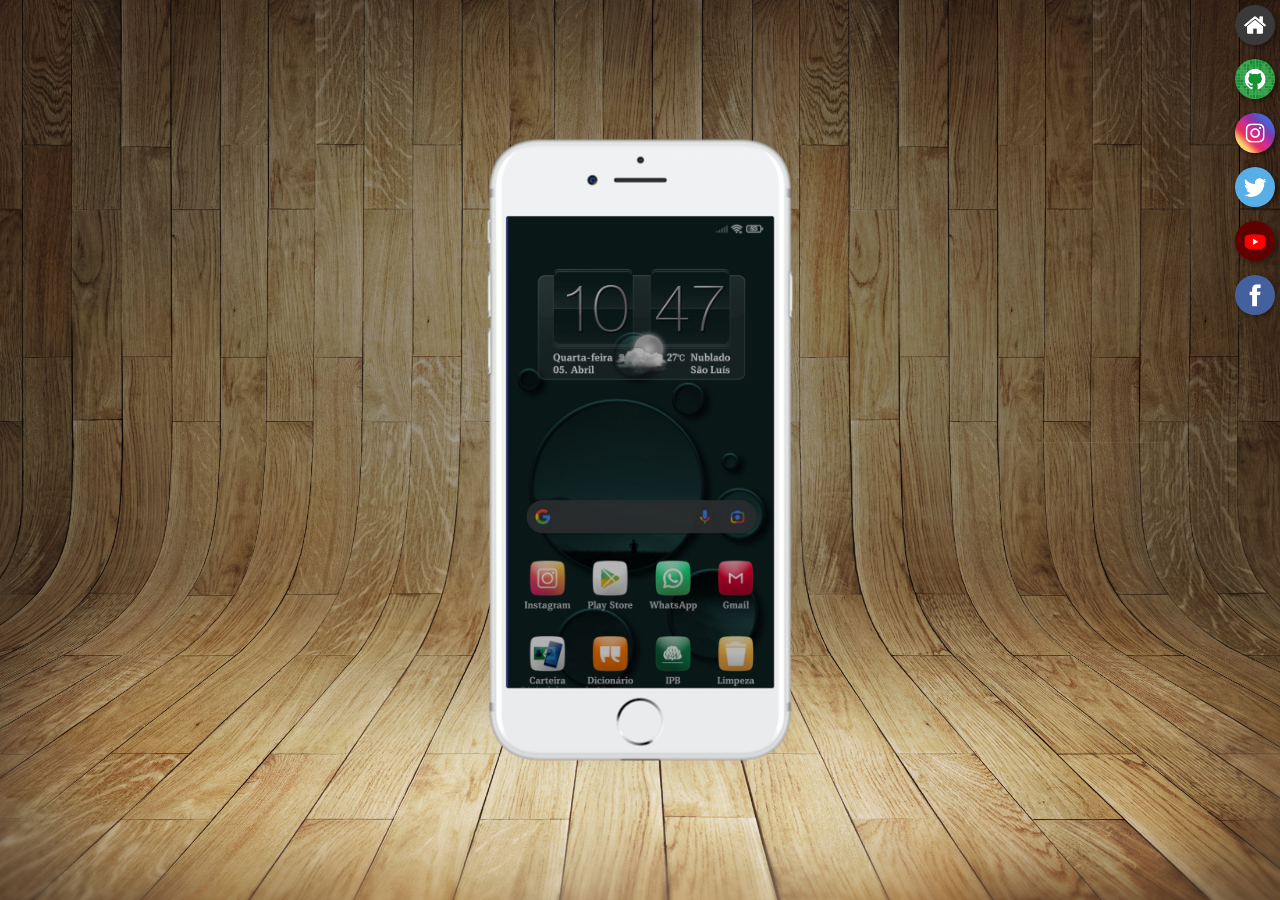
<file: index.html>
<!DOCTYPE html>
<html lang="pt-br">
<head>
    <meta charset="UTF-8">
    <meta http-equiv="X-UA-Compatible" content="IE=edge">
    <meta name="viewport" content="width=device-width, initial-scale=1.0">
    <link rel="shortcut icon" href="favicon.ico" type="image/x-icon">
    <link rel="stylesheet" href="stilos/style.css">
    <title>Projeto redes sociais</title>
</head>
<body>
    <main>
        <section id="telefone">
            <iframe src="home.html" name="tela" id="tela" frameborder="0">
                Seu navegador não é compatível com isso.
            </iframe>
        </section>
        <section id="redes-sociais">
            <a href="home.html" target="tela"><img src="imagens/logo-home.jpg" alt="home"></a><br>

            <a href="github.html" target="tela"><img src="imagens/logo-github.jpg" alt="github"></a><br>

            <a href="instagram.html" target="tela"><img src="imagens/logo-instagram.jpg" alt="instagram"></a><br>

            <a href="#" target="tela"><img src="imagens/logo-twitter.jpg" alt="twiter"></a><br>

            <a href="#" target="tela"><img src="imagens/logo-youtube.jpg" alt="YouTuber"></a><br>

            <a href="#" target="tela"><img src="imagens/logo-facebook.jpg" alt="Facebook"></a>
        </section>
    </main>
</body>
</html>
</file>
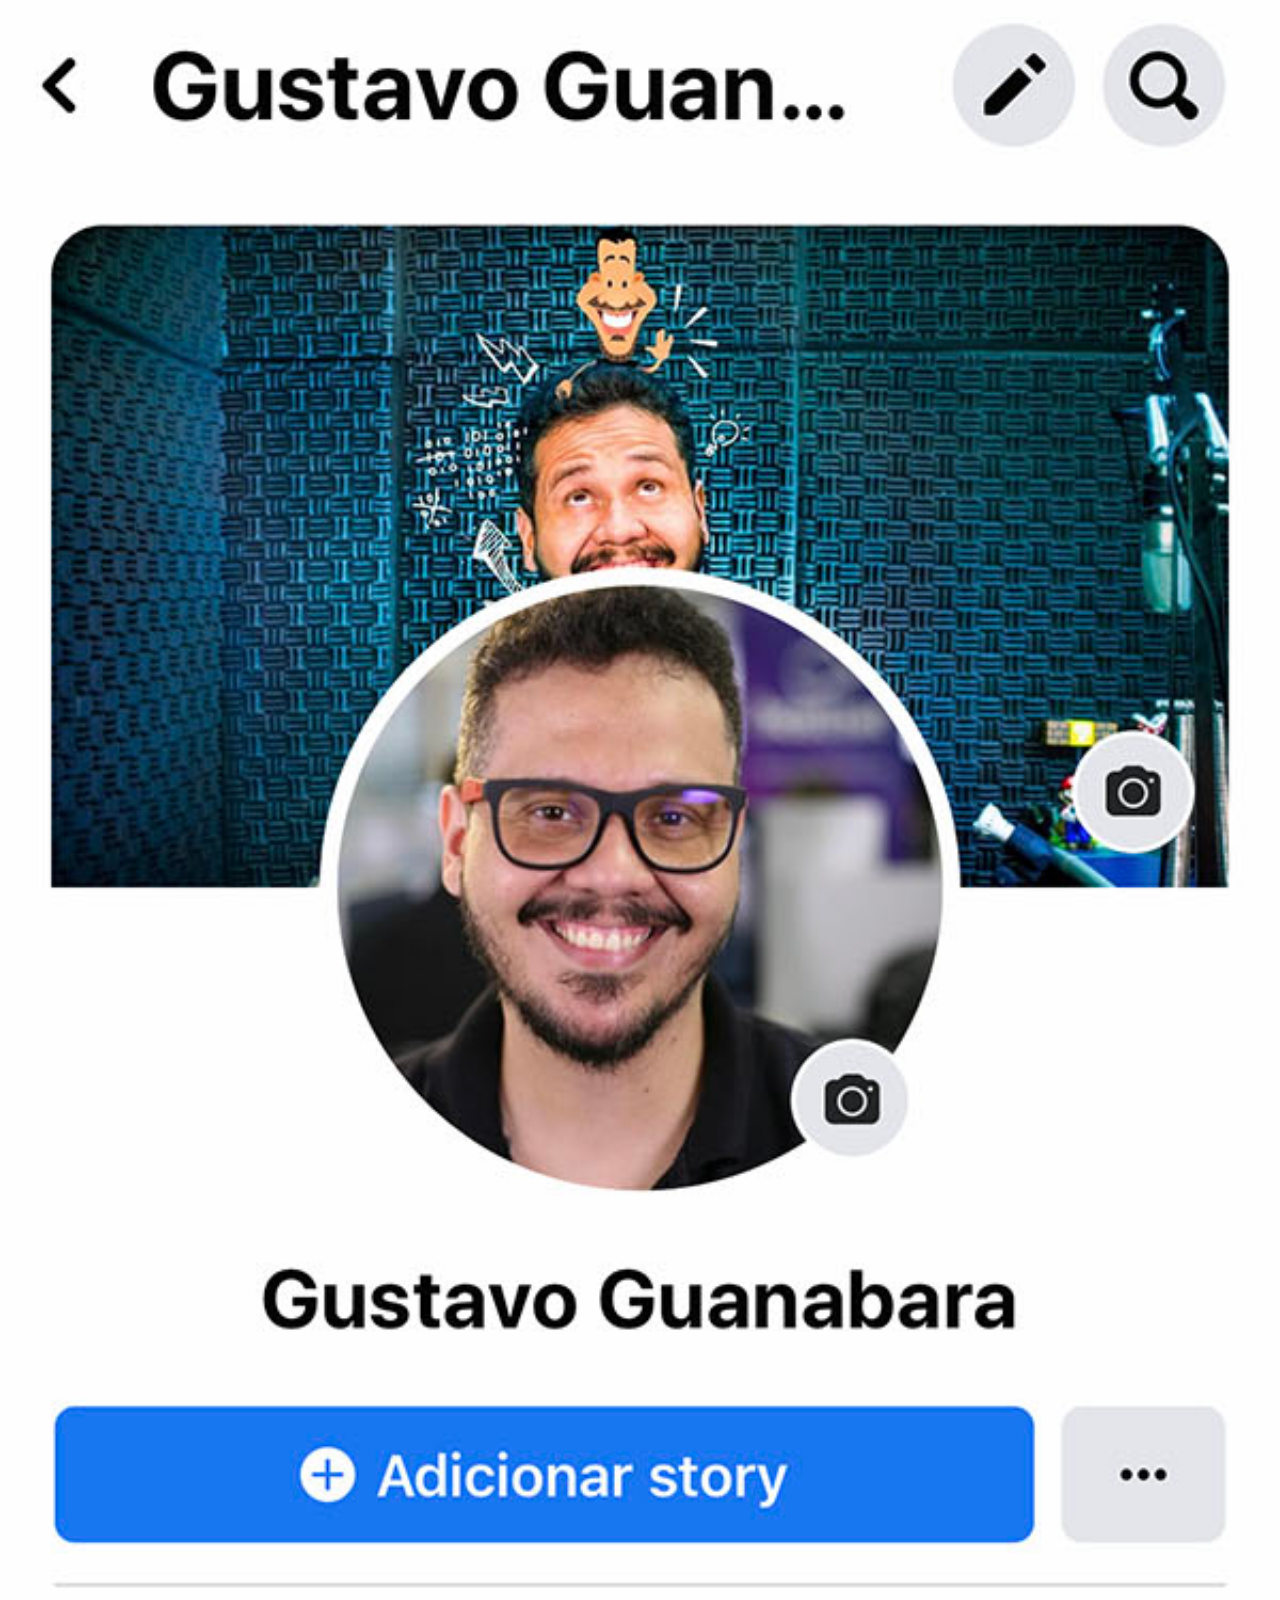
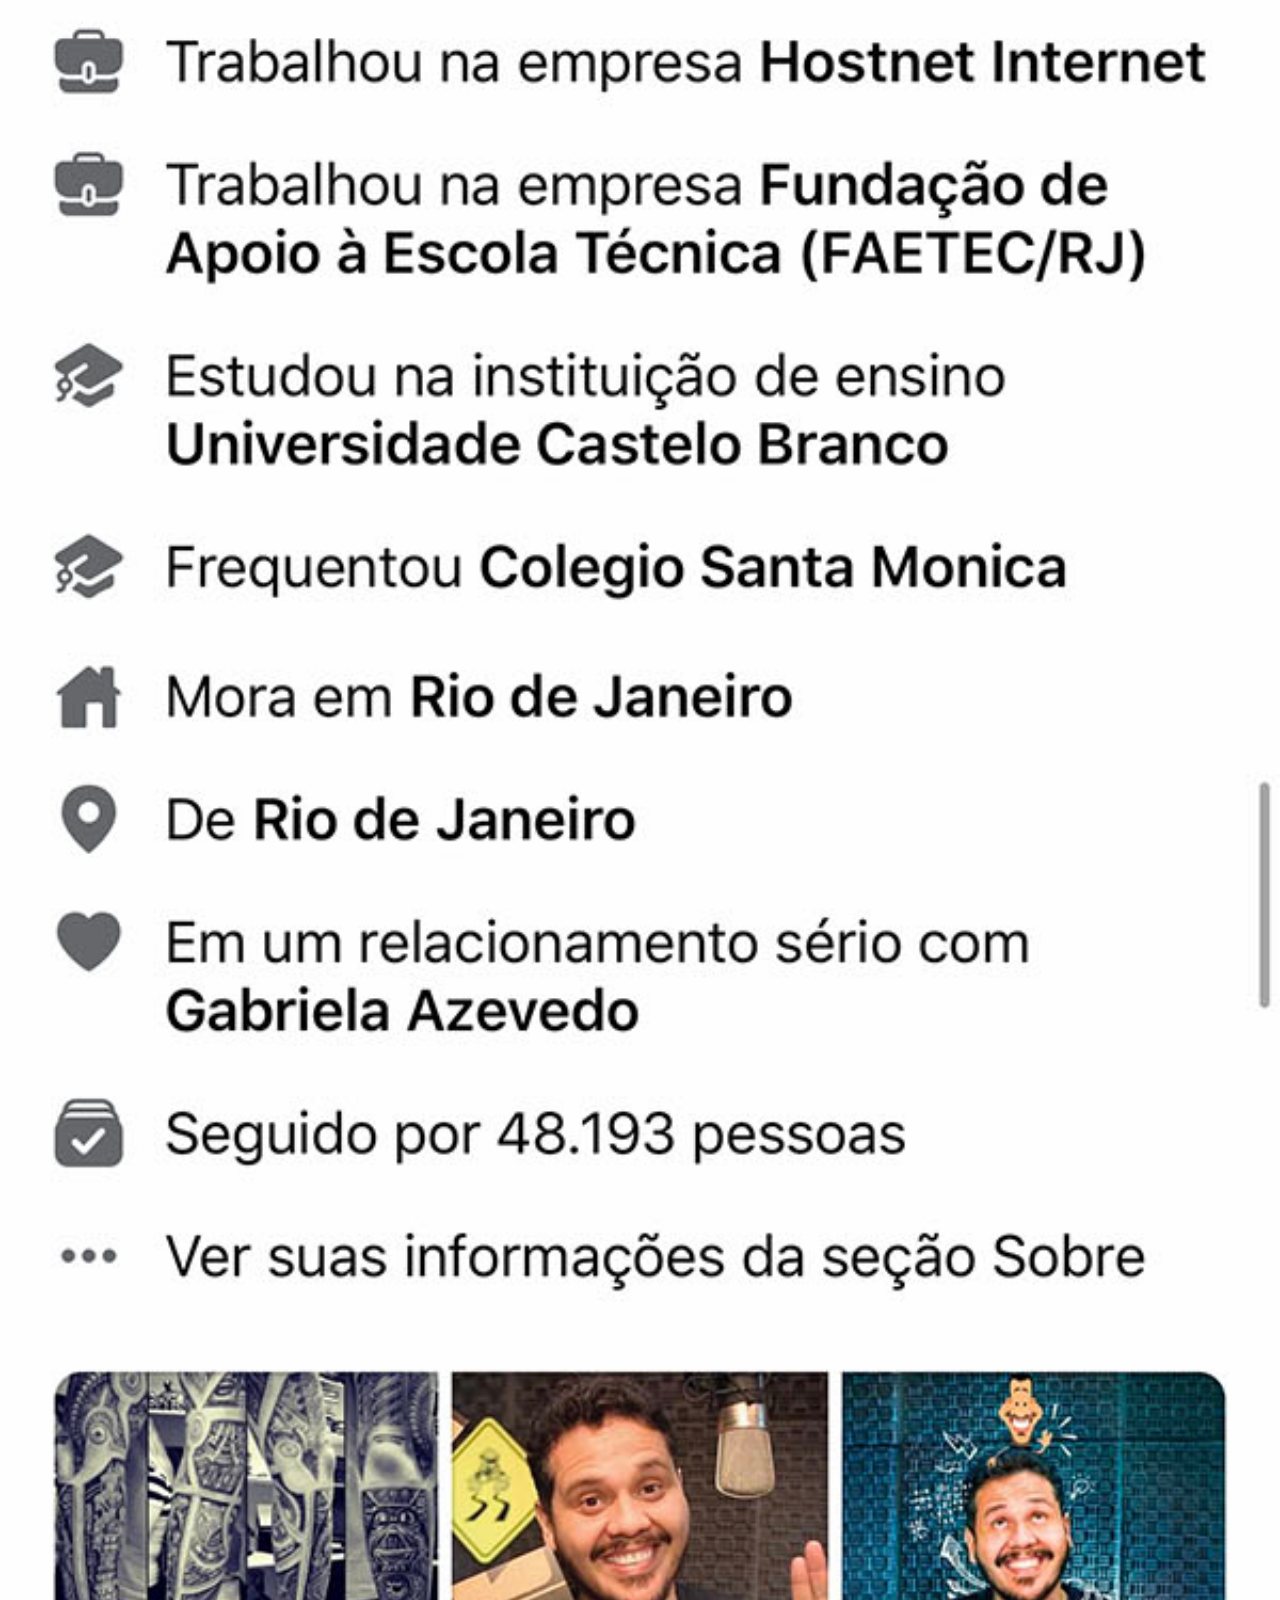
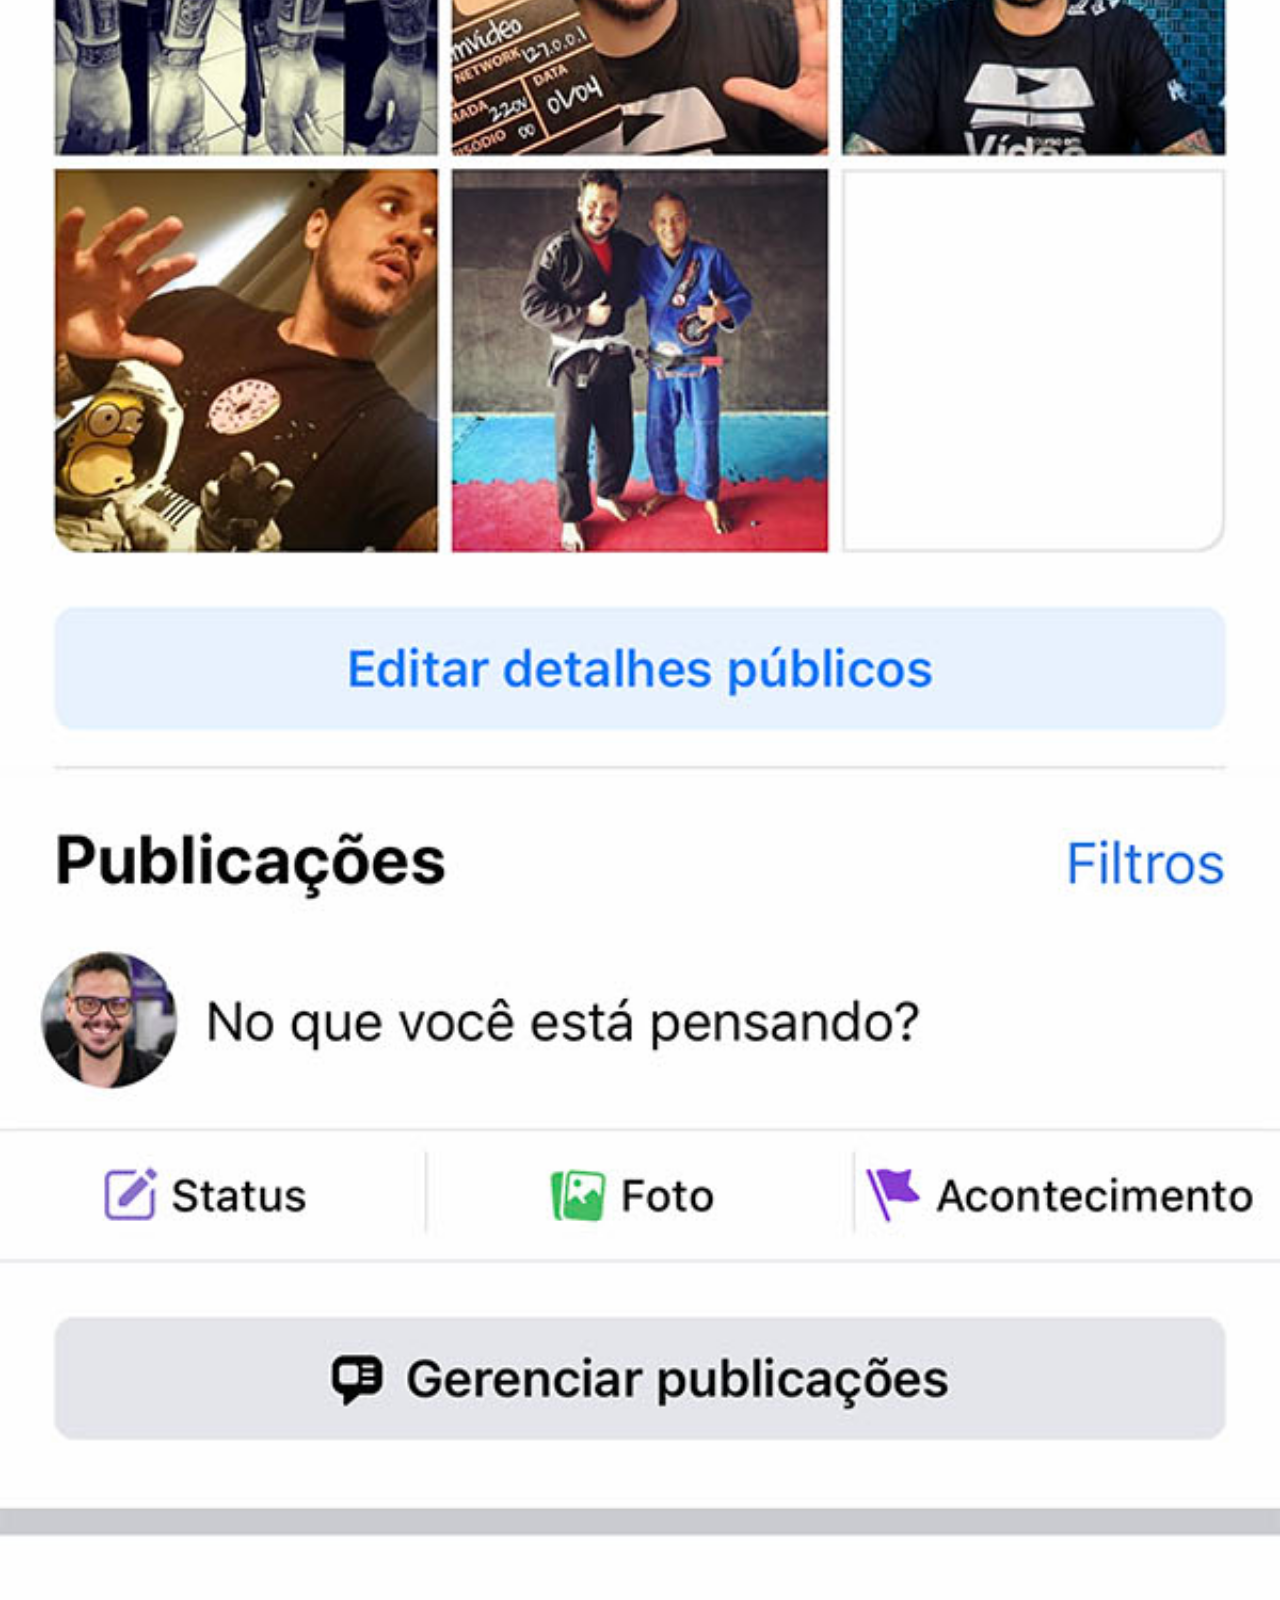
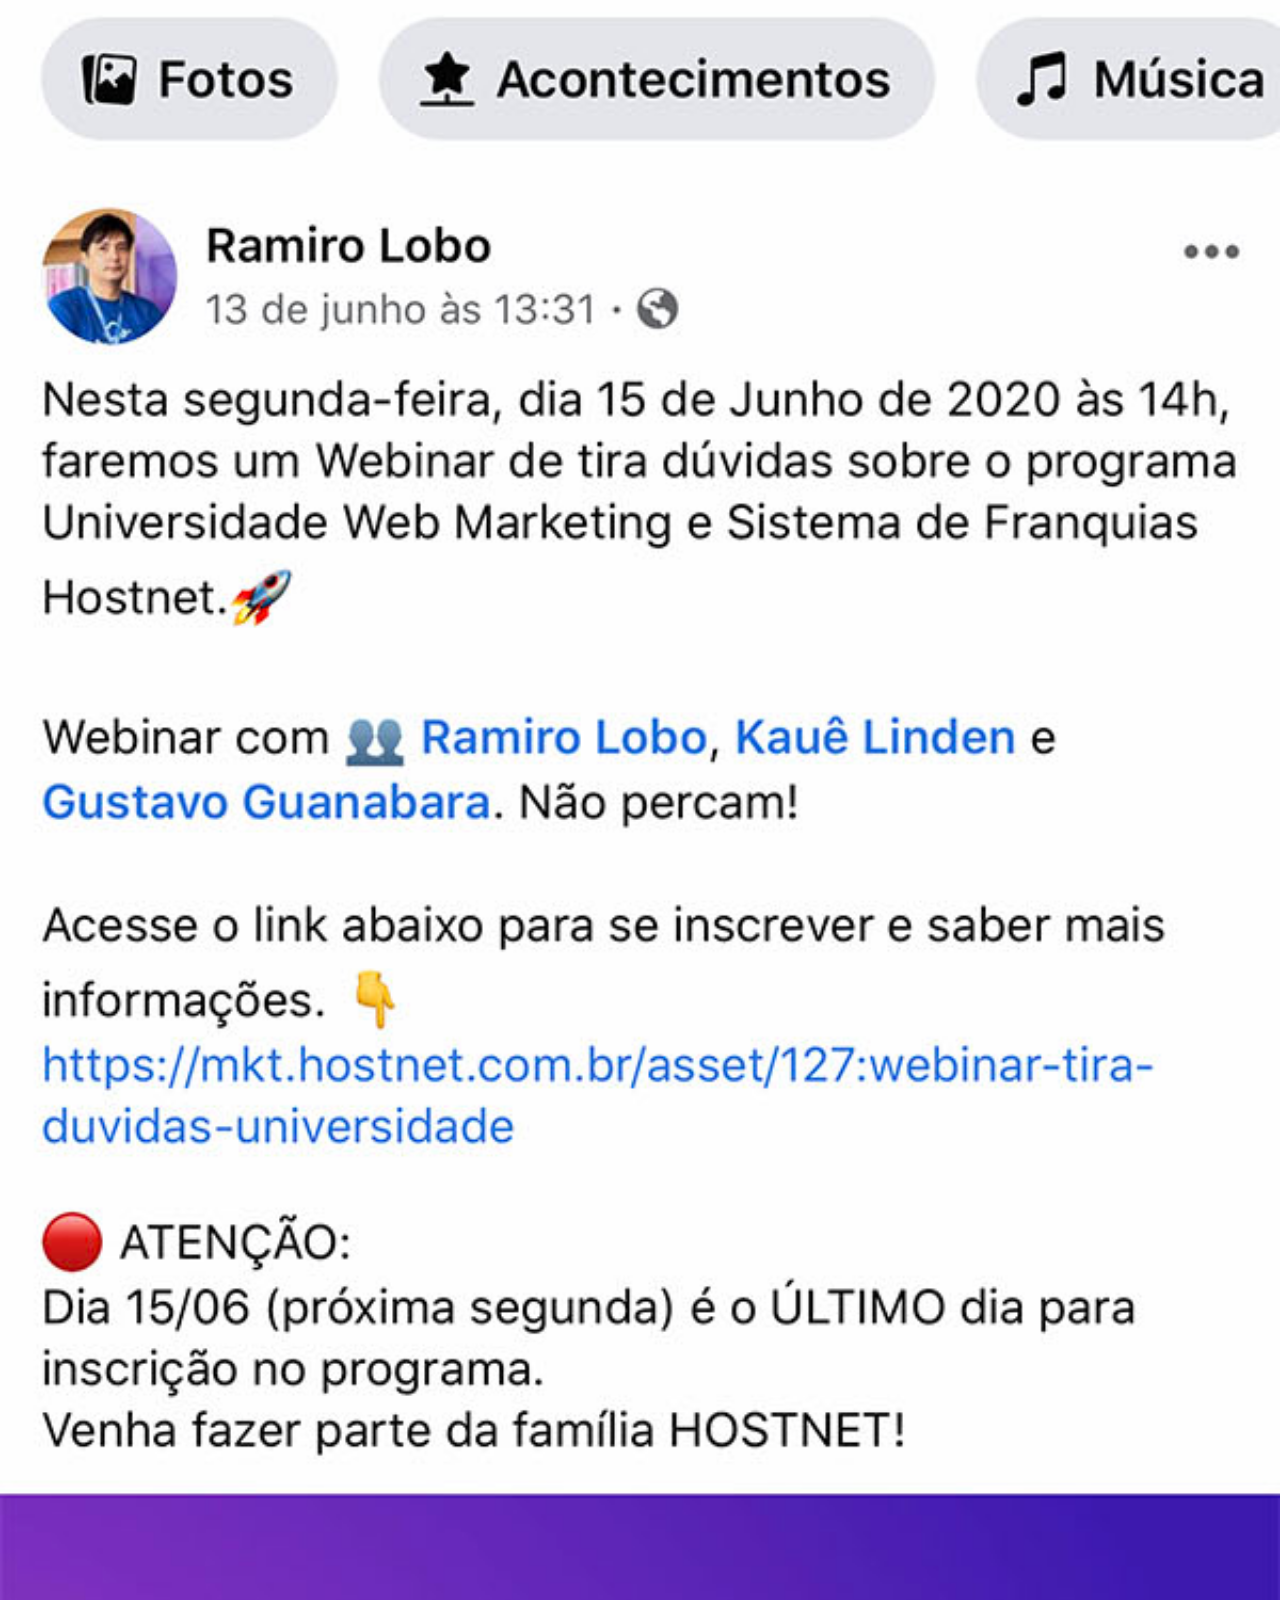
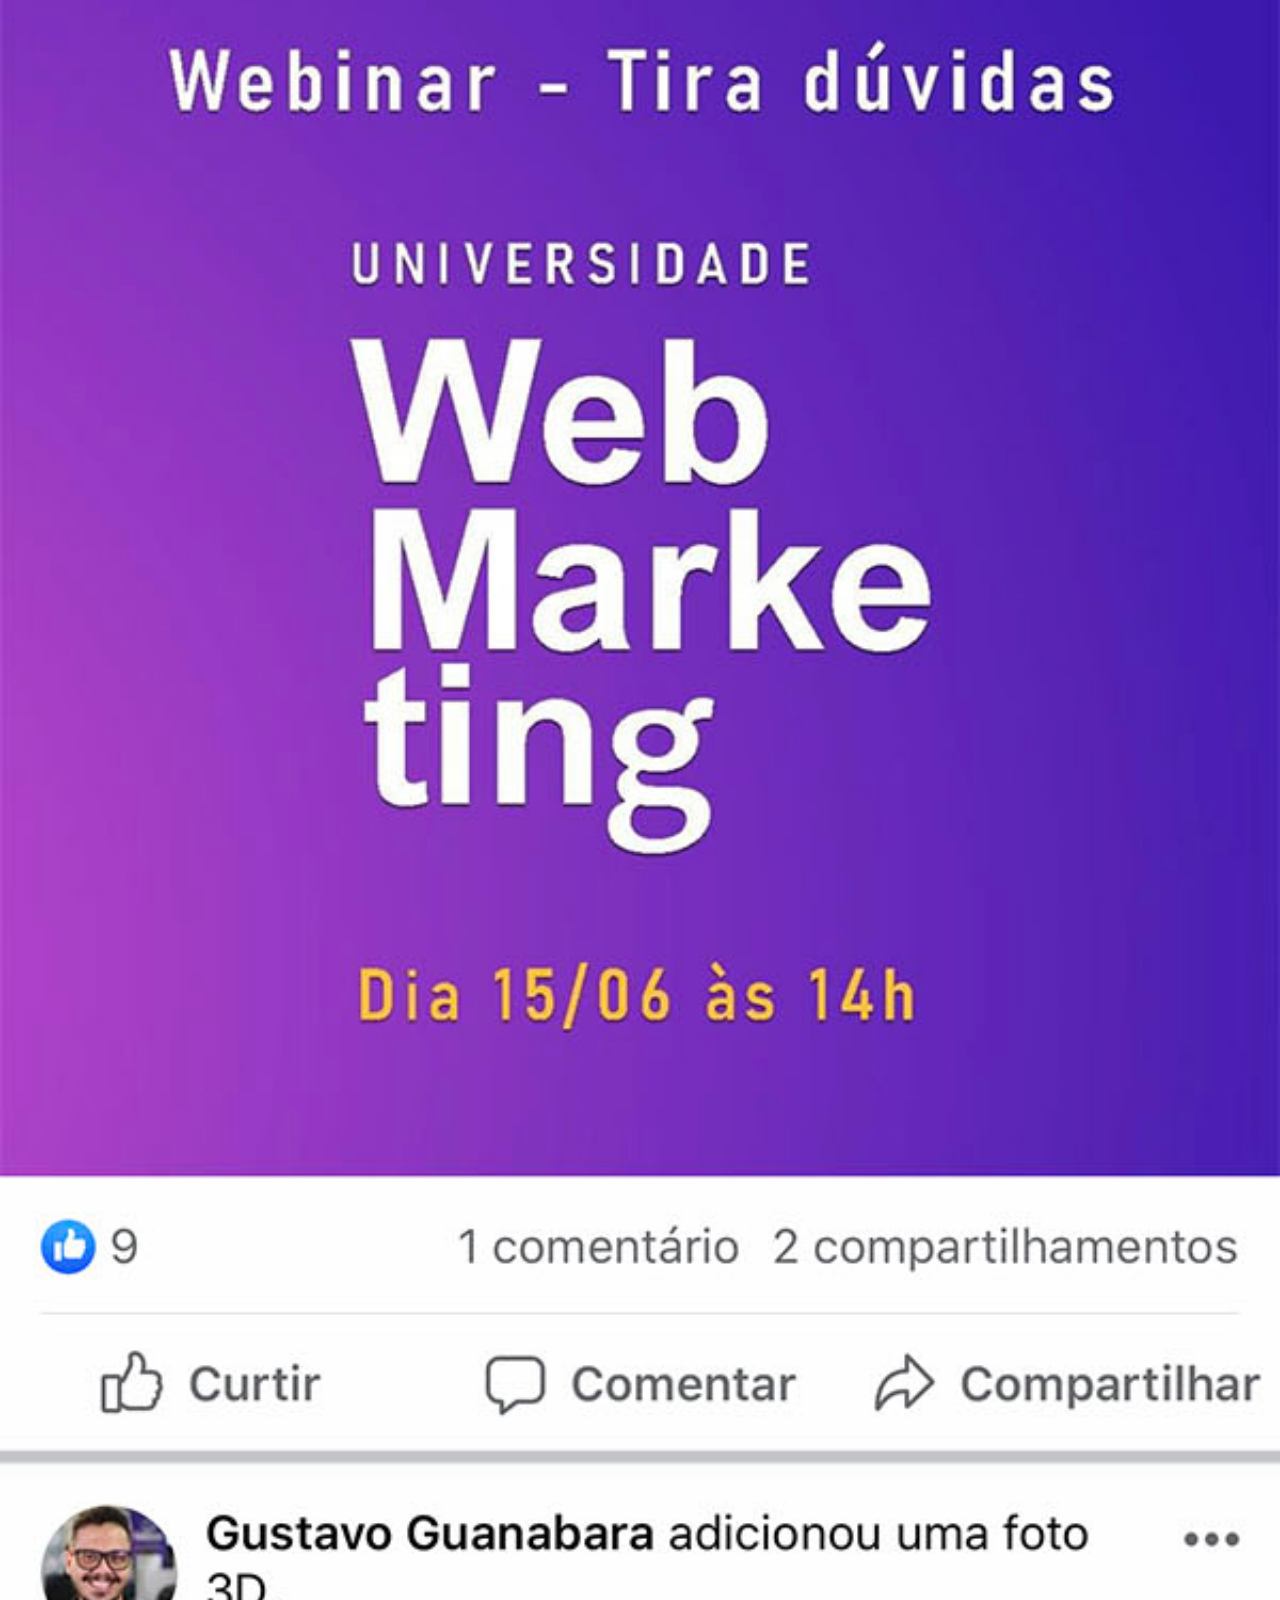
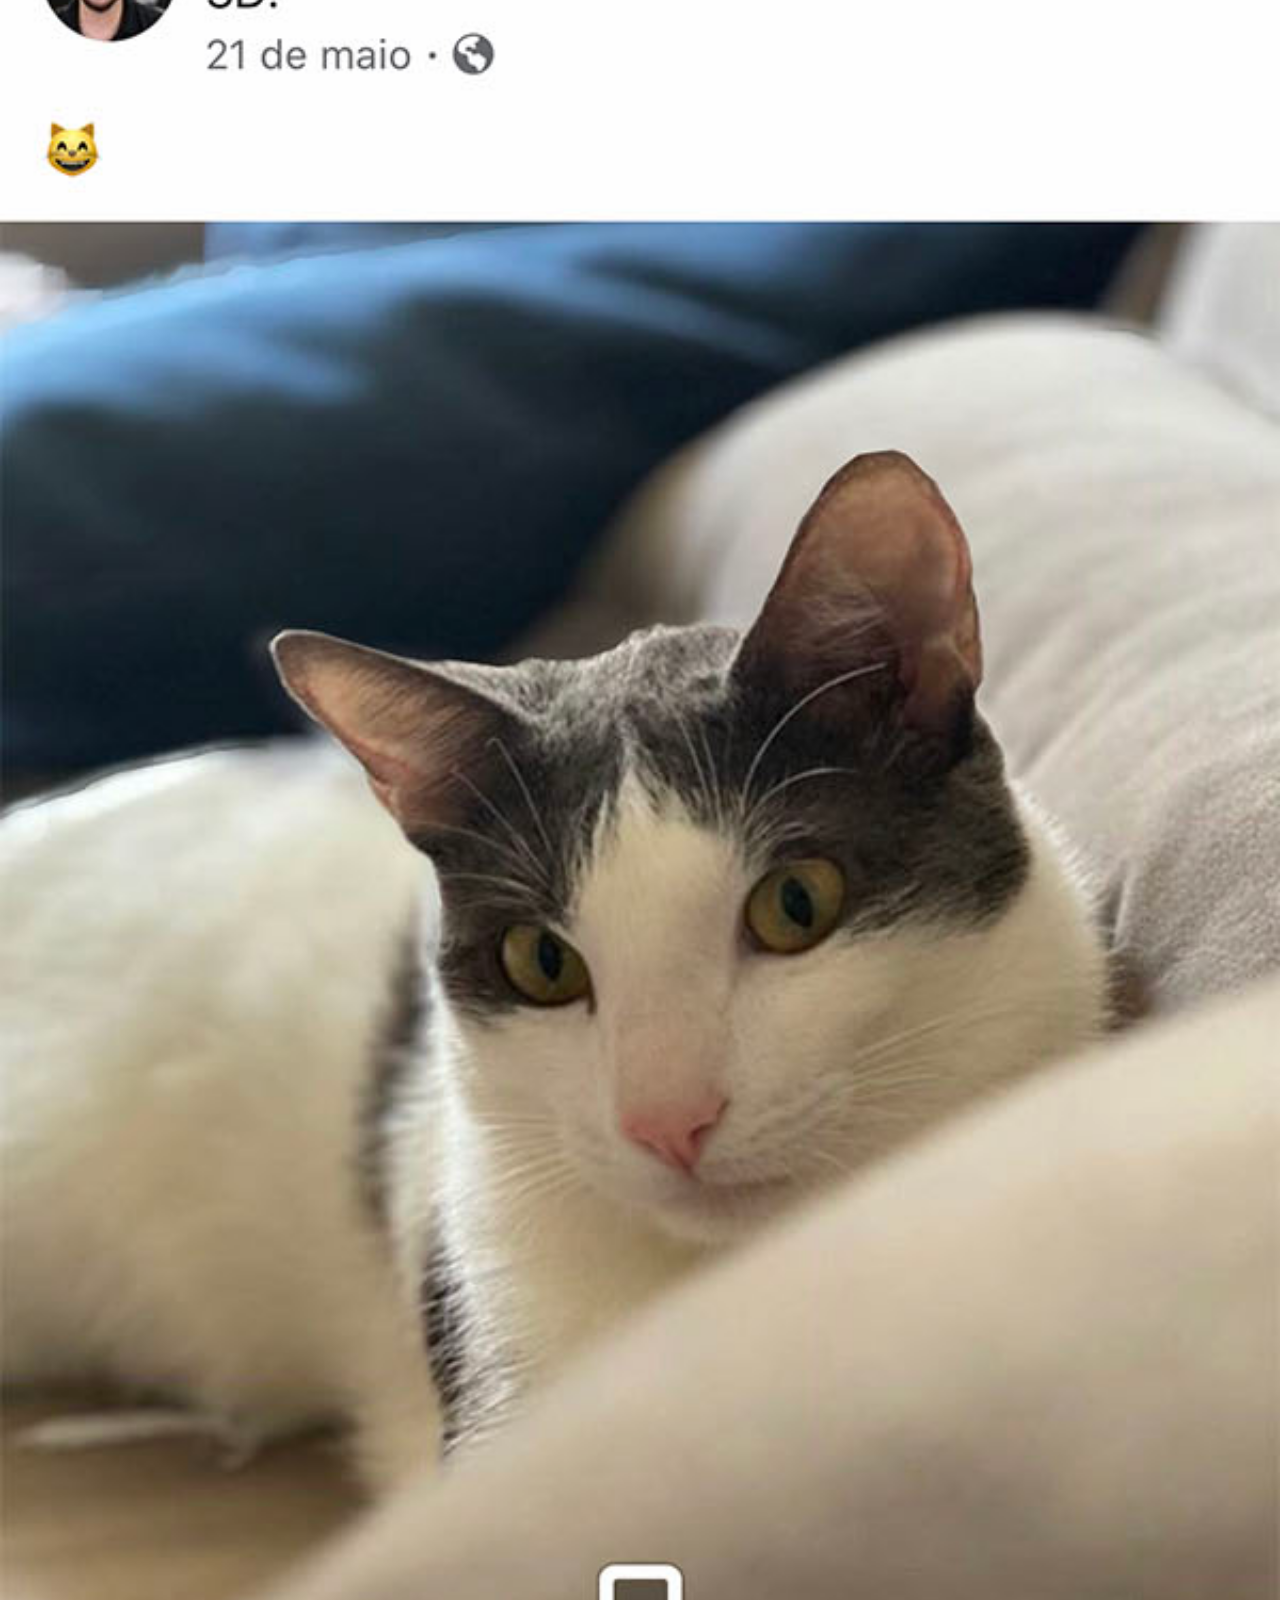
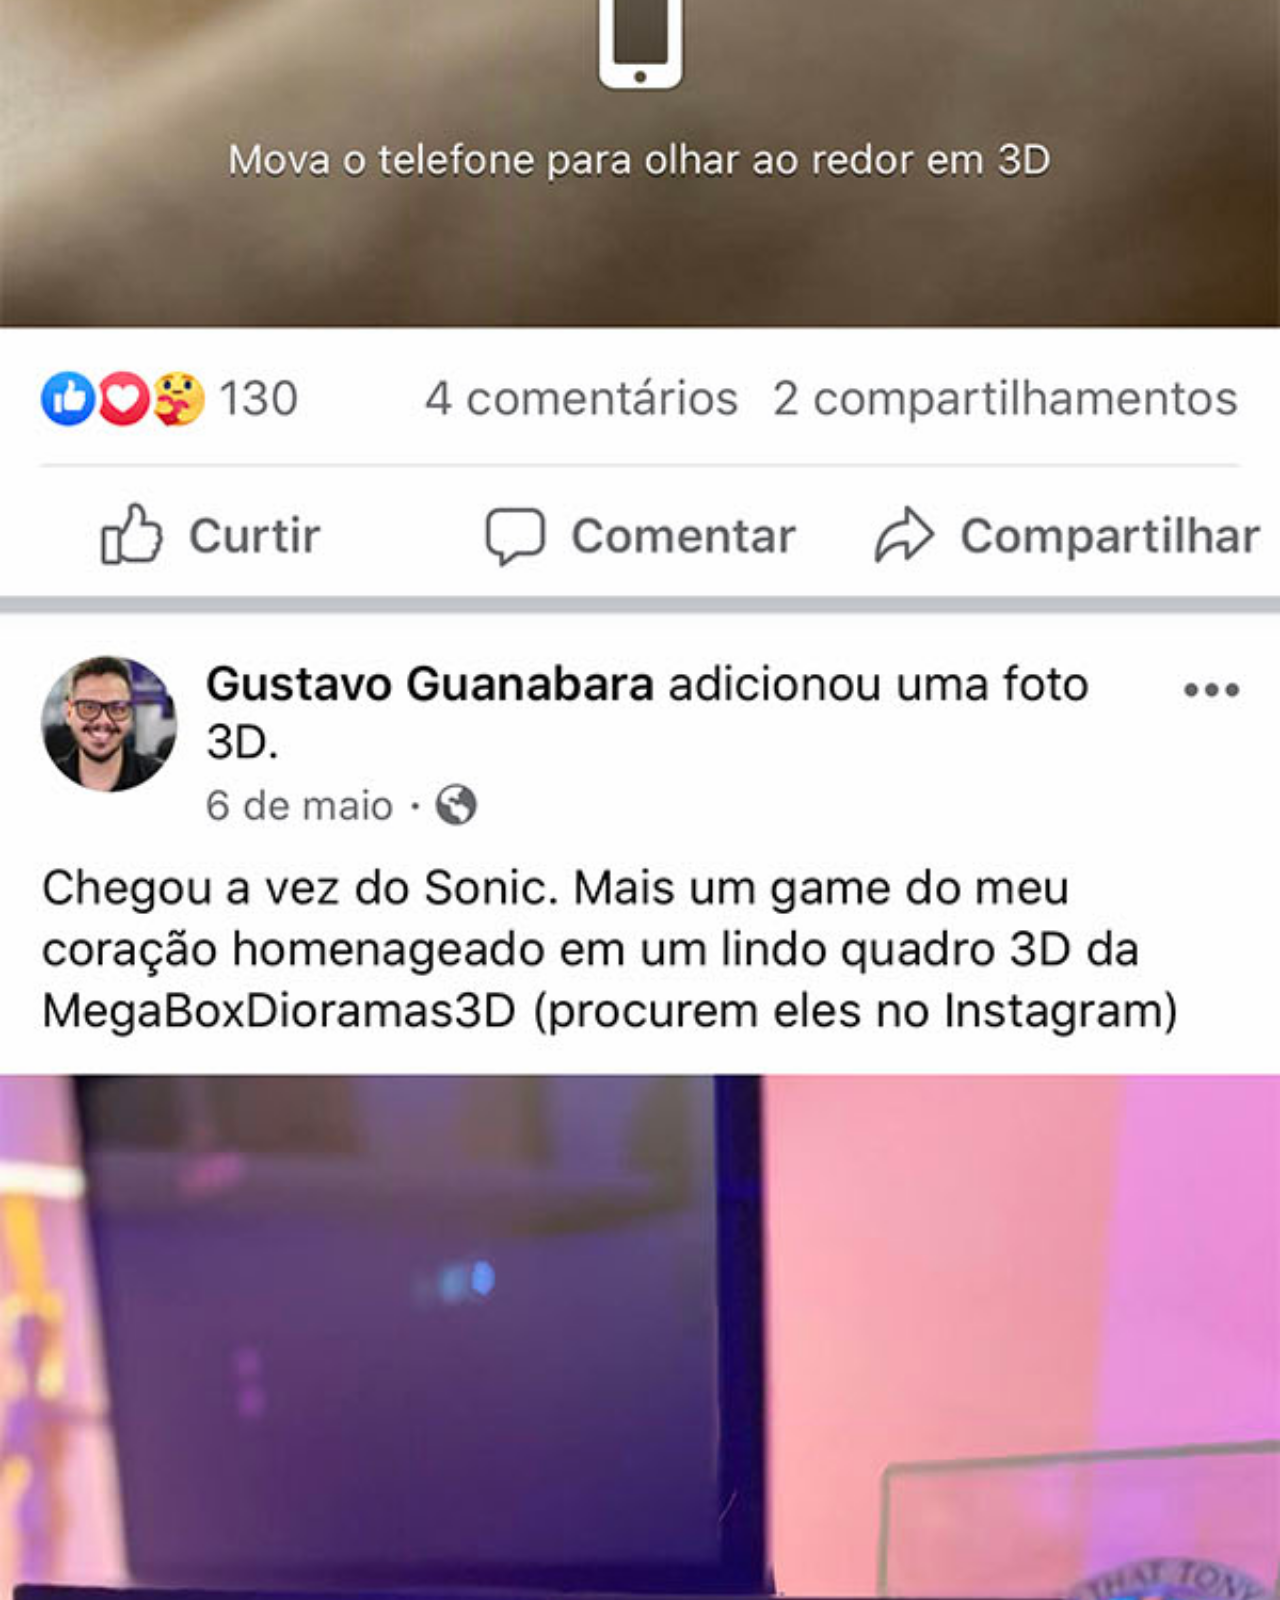
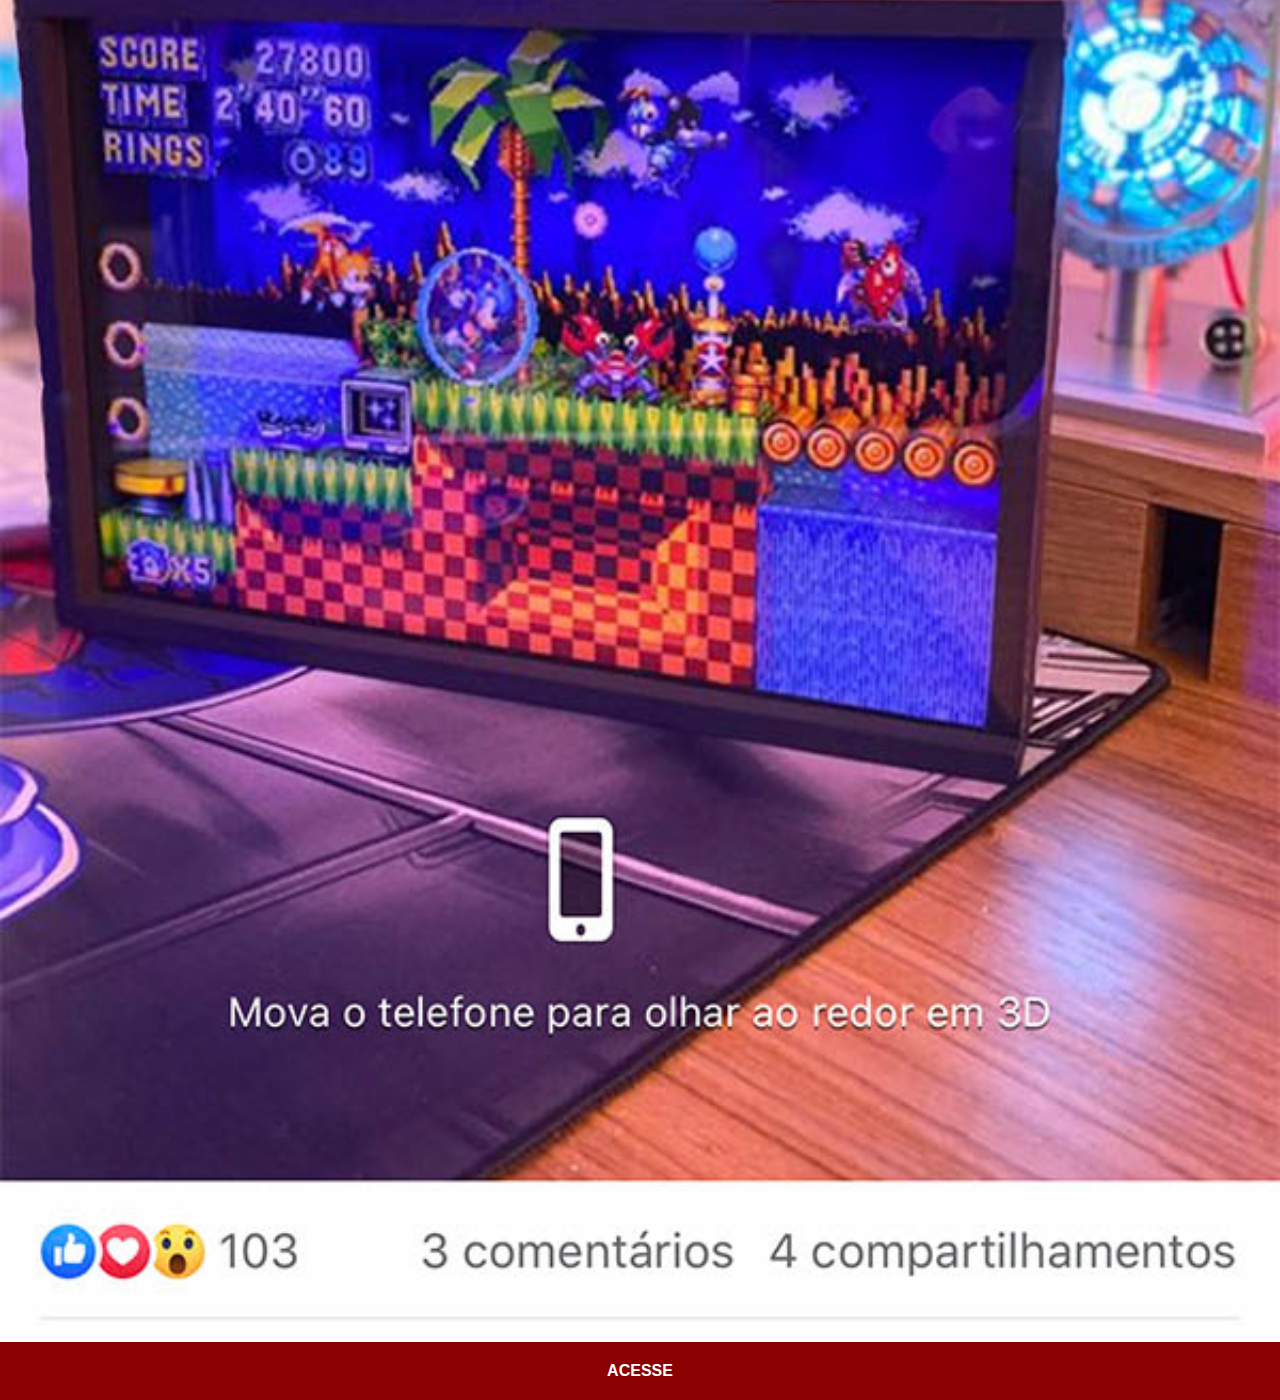
<file: facebook.html>
<!DOCTYPE html>
<html lang="pt-br">
<head>
    <meta charset="UTF-8">
    <meta http-equiv="X-UA-Compatible" content="IE=edge">
    <meta name="viewport" content="width=device-width, initial-scale=1.0">
    <title>Facebook</title>
    <link rel="stylesheet" href="estilos/social.css">
</head>
<body>
    <img src="imagens/tela-facebook.jpg" alt="Facebook">
    <a href="https://www.facebook.com/magno.lopes.56" target="_blank">ACESSE</a>
</body>
</html>
</file>
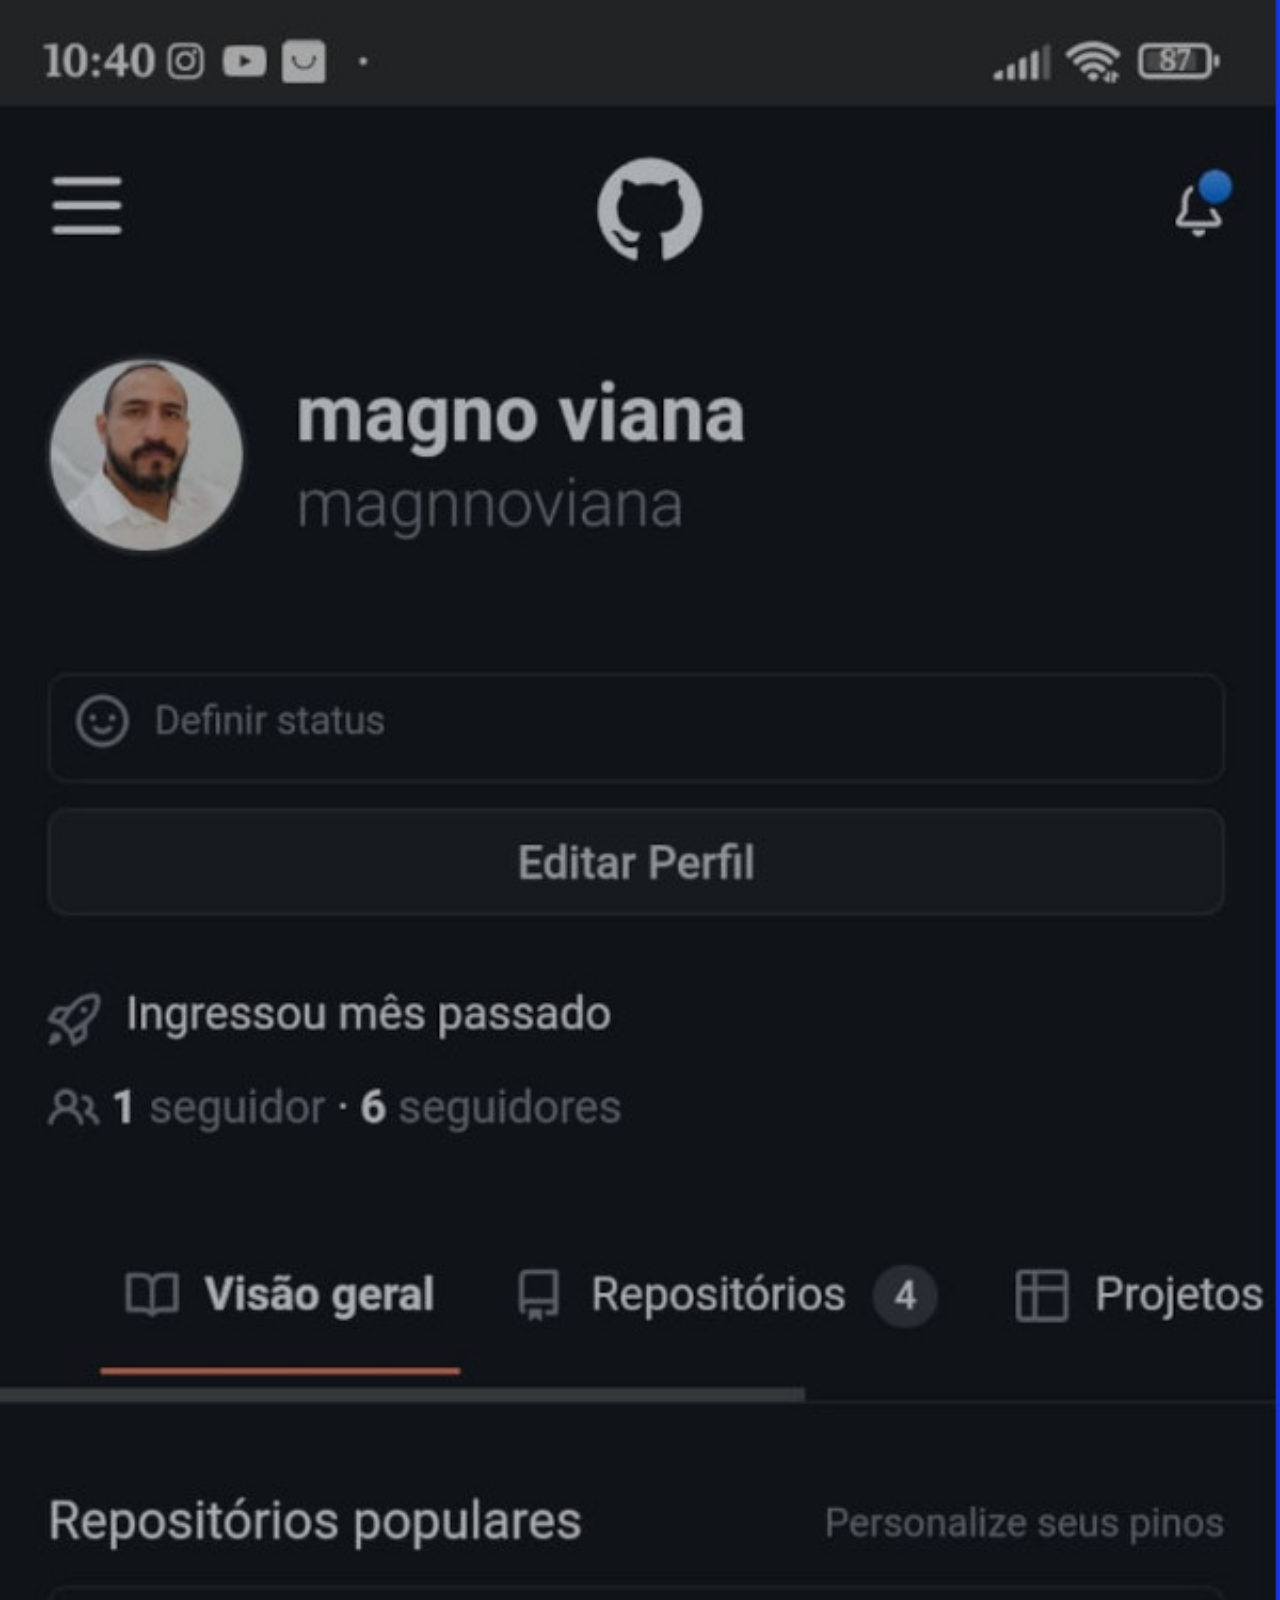
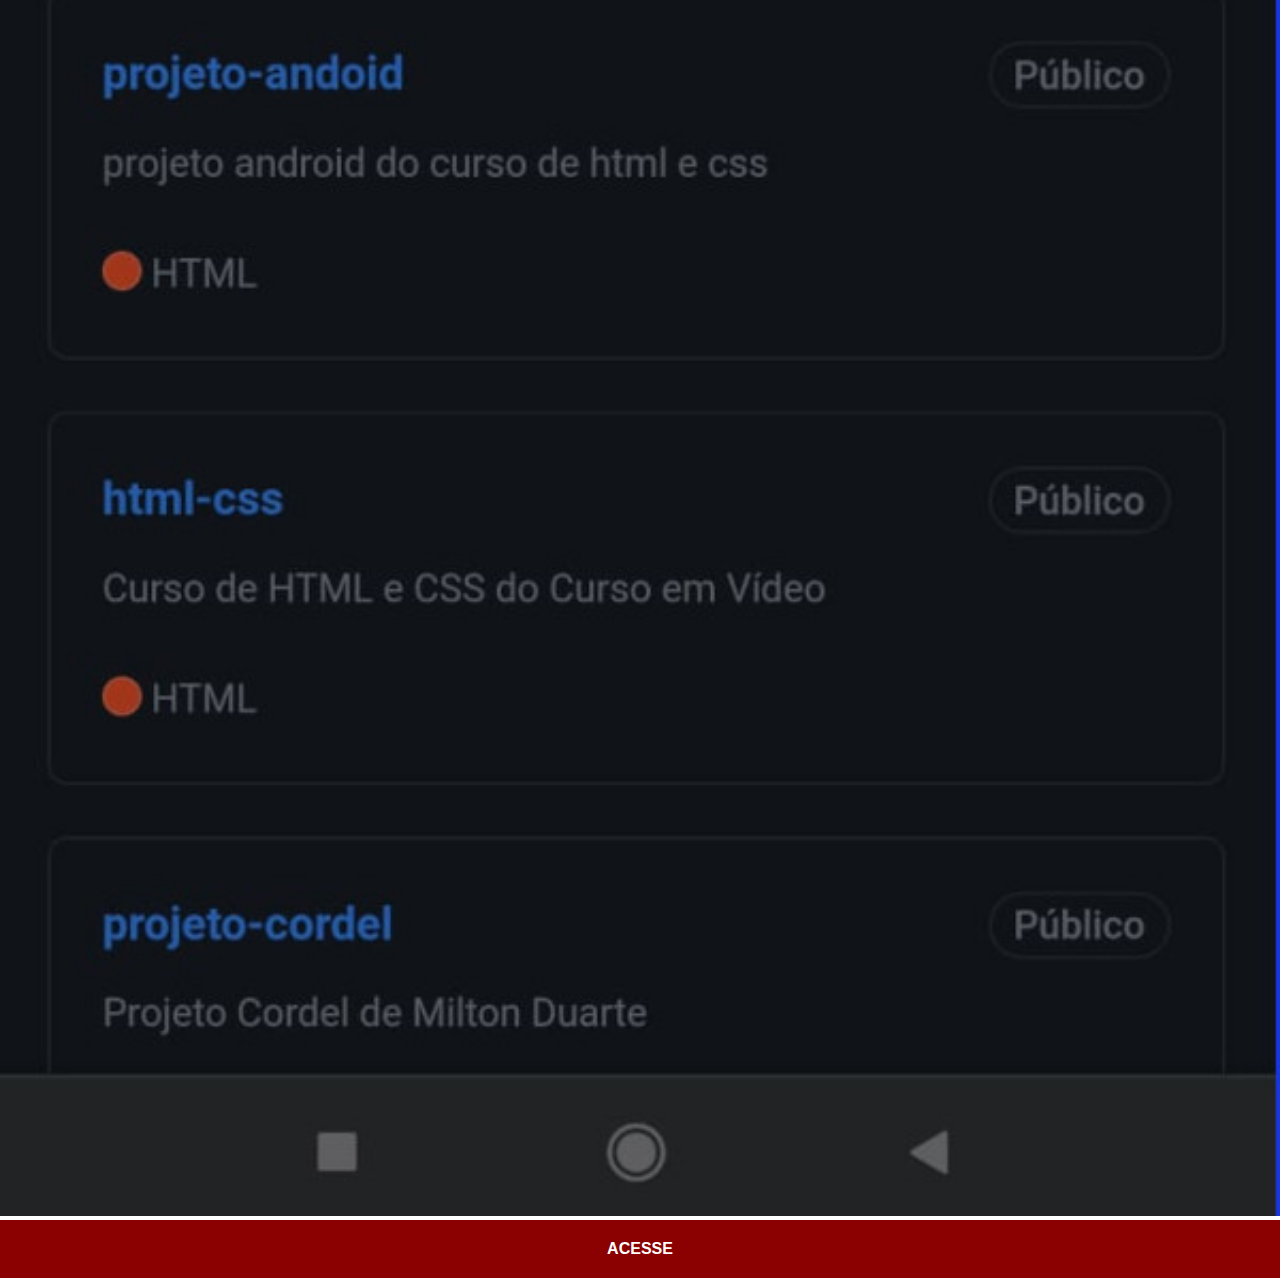
<file: github.html>
<!DOCTYPE html>
<html lang="pt-br">
<head>
    <meta charset="UTF-8">
    <meta http-equiv="X-UA-Compatible" content="IE=edge">
    <meta name="viewport" content="width=device-width, initial-scale=1.0">
    <title>Github</title>
    <link rel="stylesheet" href="estilos/social.css">
</head>
<body>
    <img src="imagens/tela-github.jpeg" alt="Github">
    <a href="https://github.com/magnnoviana" target="_blank">ACESSE</a>
</body>
</html>
</file>
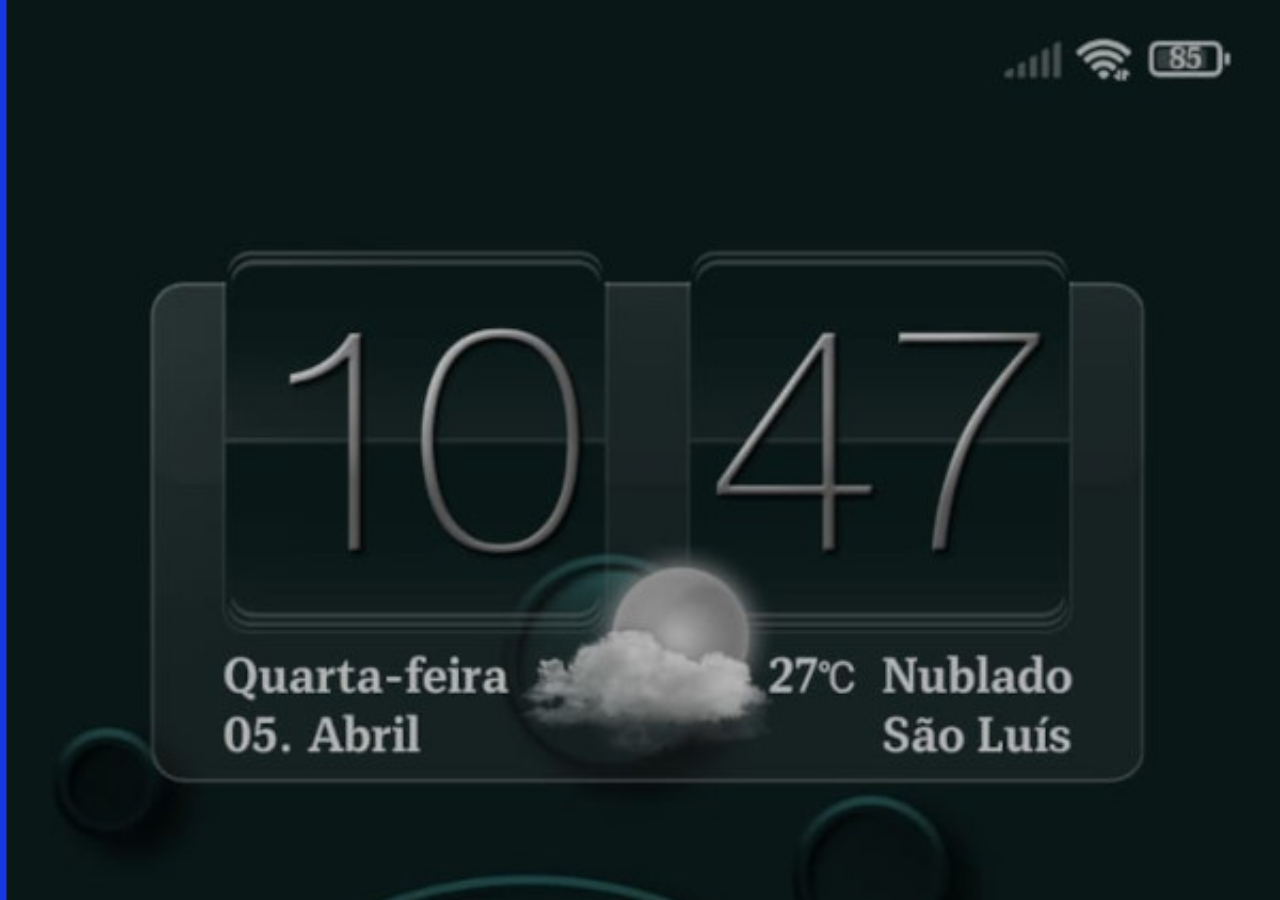
<file: home.html>
<!DOCTYPE html>
<html lang="pt-br">
<head>
    <meta charset="UTF-8">
    <meta http-equiv="X-UA-Compatible" content="IE=edge">
    <meta name="viewport" content="width=device-width, initial-scale=1.0">
    <title>Home</title>
    <style>
        * {
            margin: 0px;
            padding: 0px;
        }

        body {
            width: 100vw;
            height: 100vh;
            background: black url('imagens/tela-home.jpeg') no-repeat top center;
            background-size: cover;
        }
    </style>
</head>
<body>
    
</body>
</html>
</file>
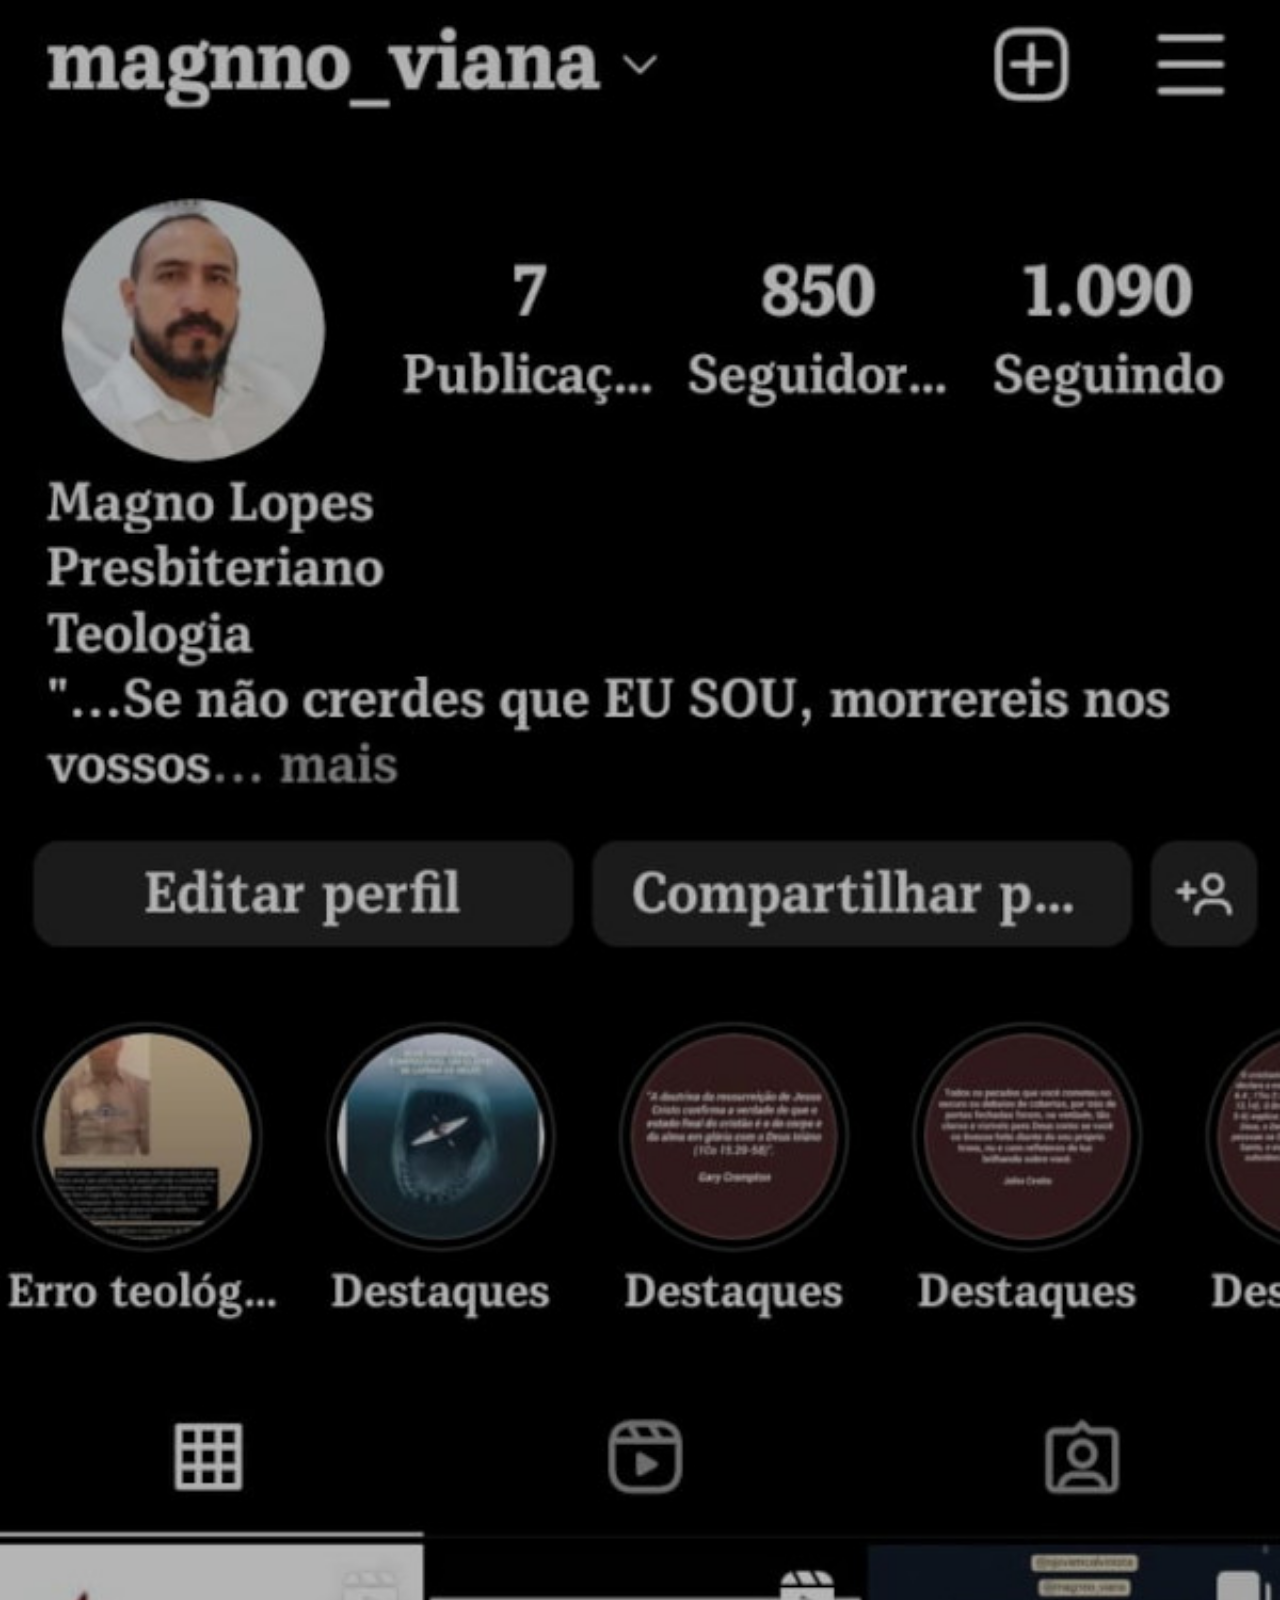
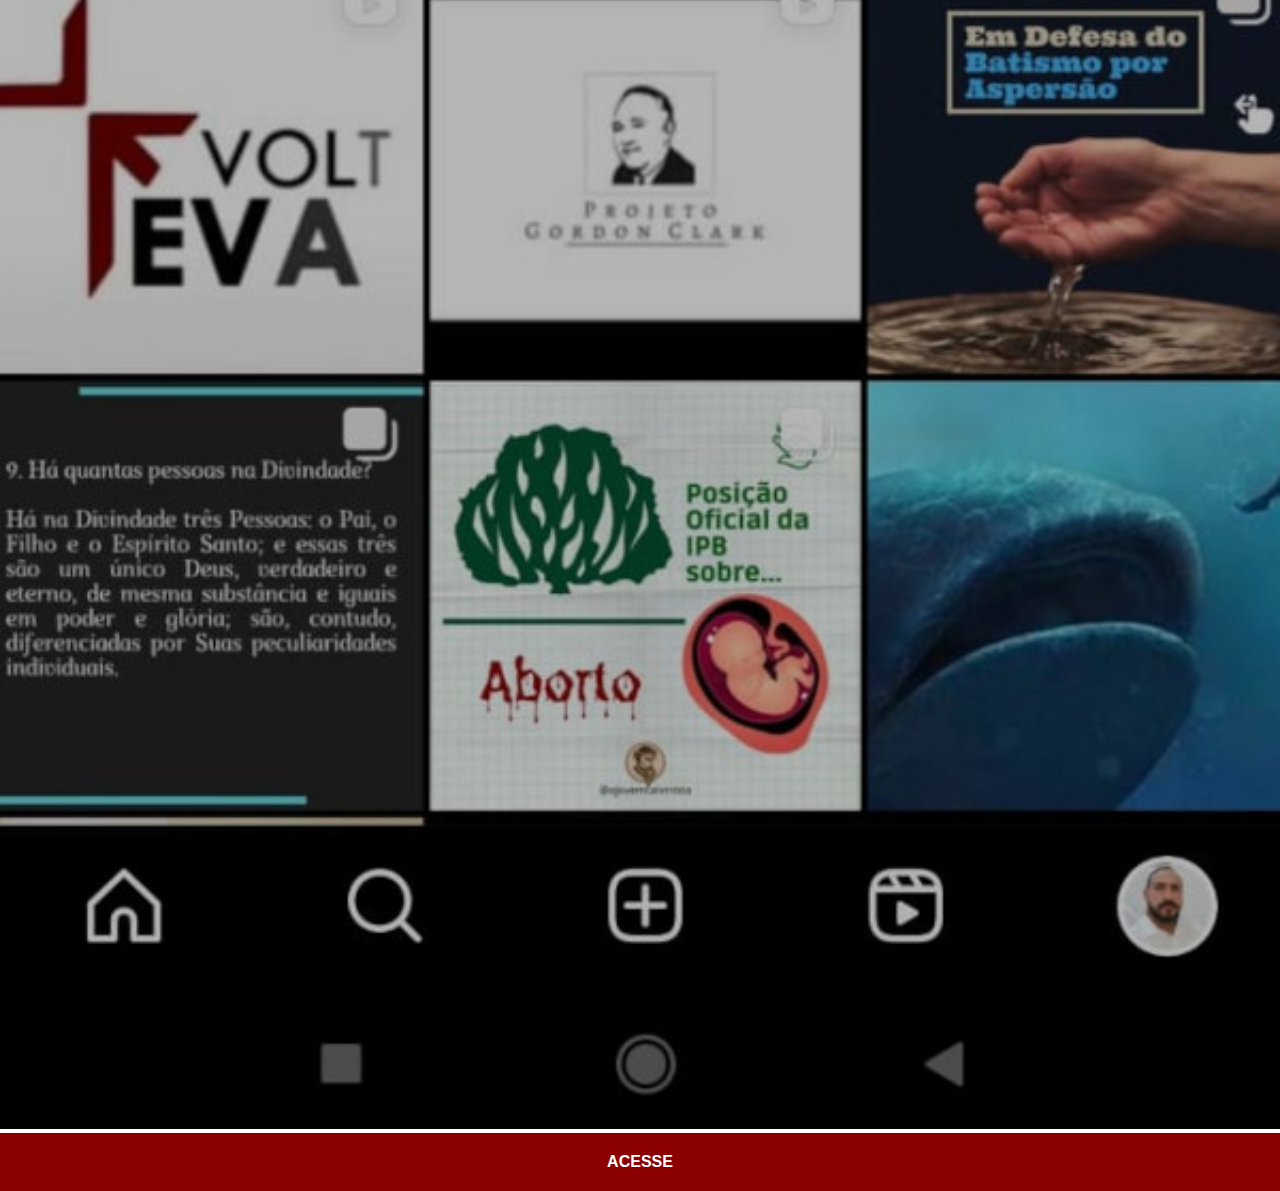
<file: instagram.html>
<!DOCTYPE html>
<html lang="pt-br">
<head>
    <meta charset="UTF-8">
    <meta http-equiv="X-UA-Compatible" content="IE=edge">
    <meta name="viewport" content="width=device-width, initial-scale=1.0">
    <title>Instagram</title>
    <link rel="stylesheet" href="estilos/social.css">
</head>
<body>
    <img src="imagens/tela-instagram.jpg" alt="Intagram">
    <a href="https://www.instagram.com/magnno_viana/" target="_blank">ACESSE</a>
</body>
</html>
</file>
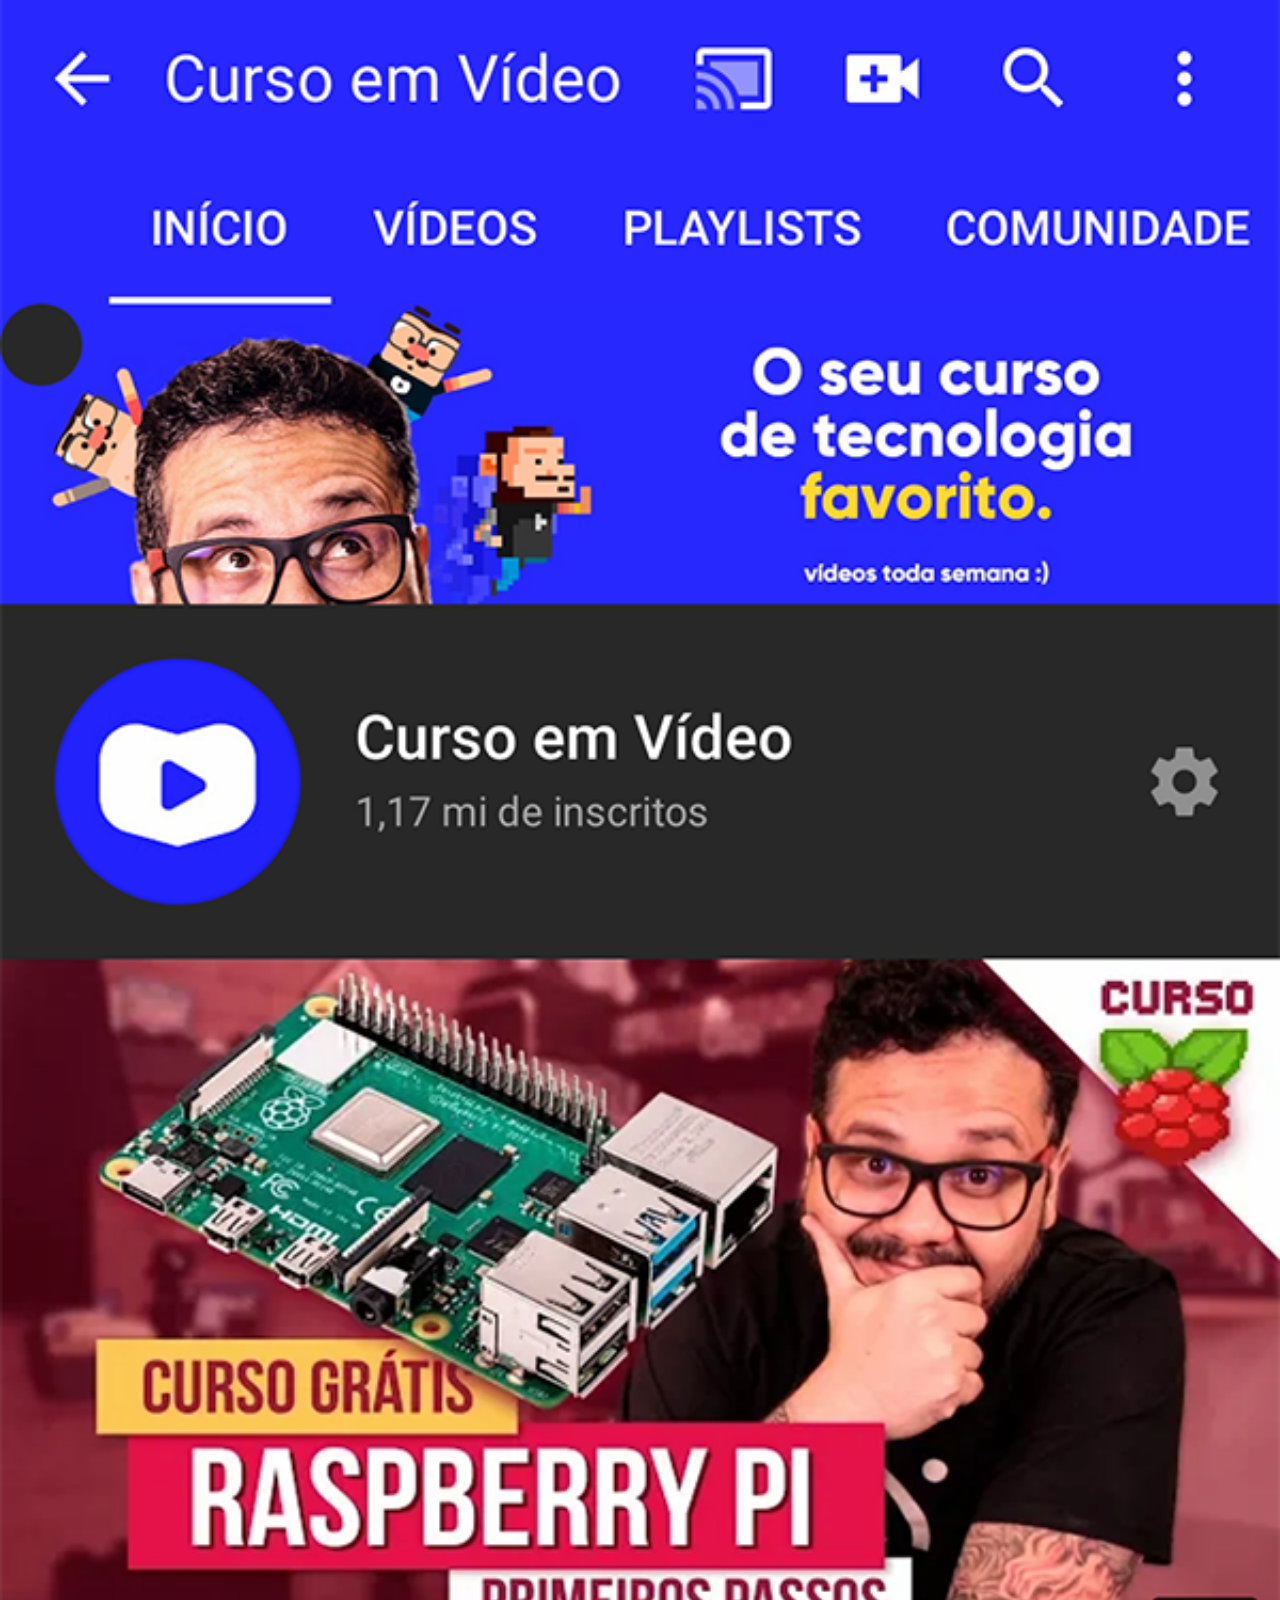
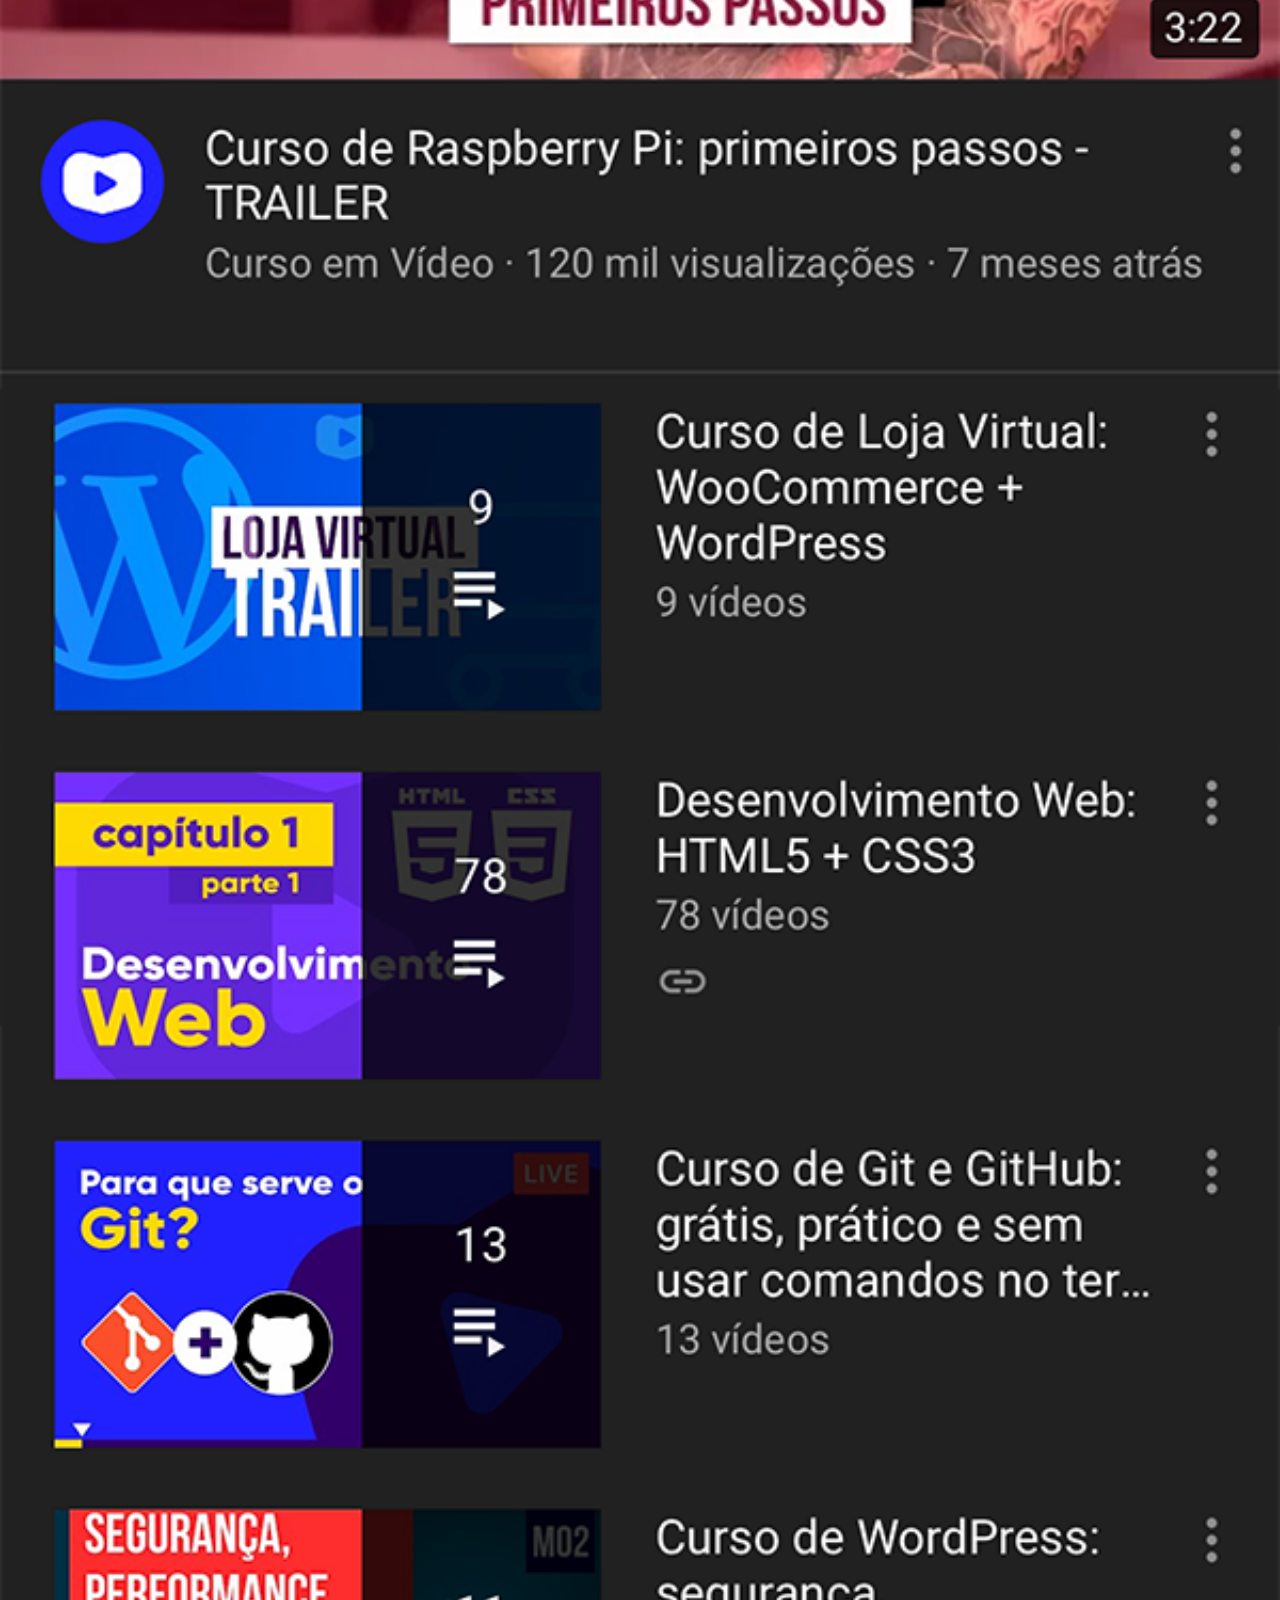
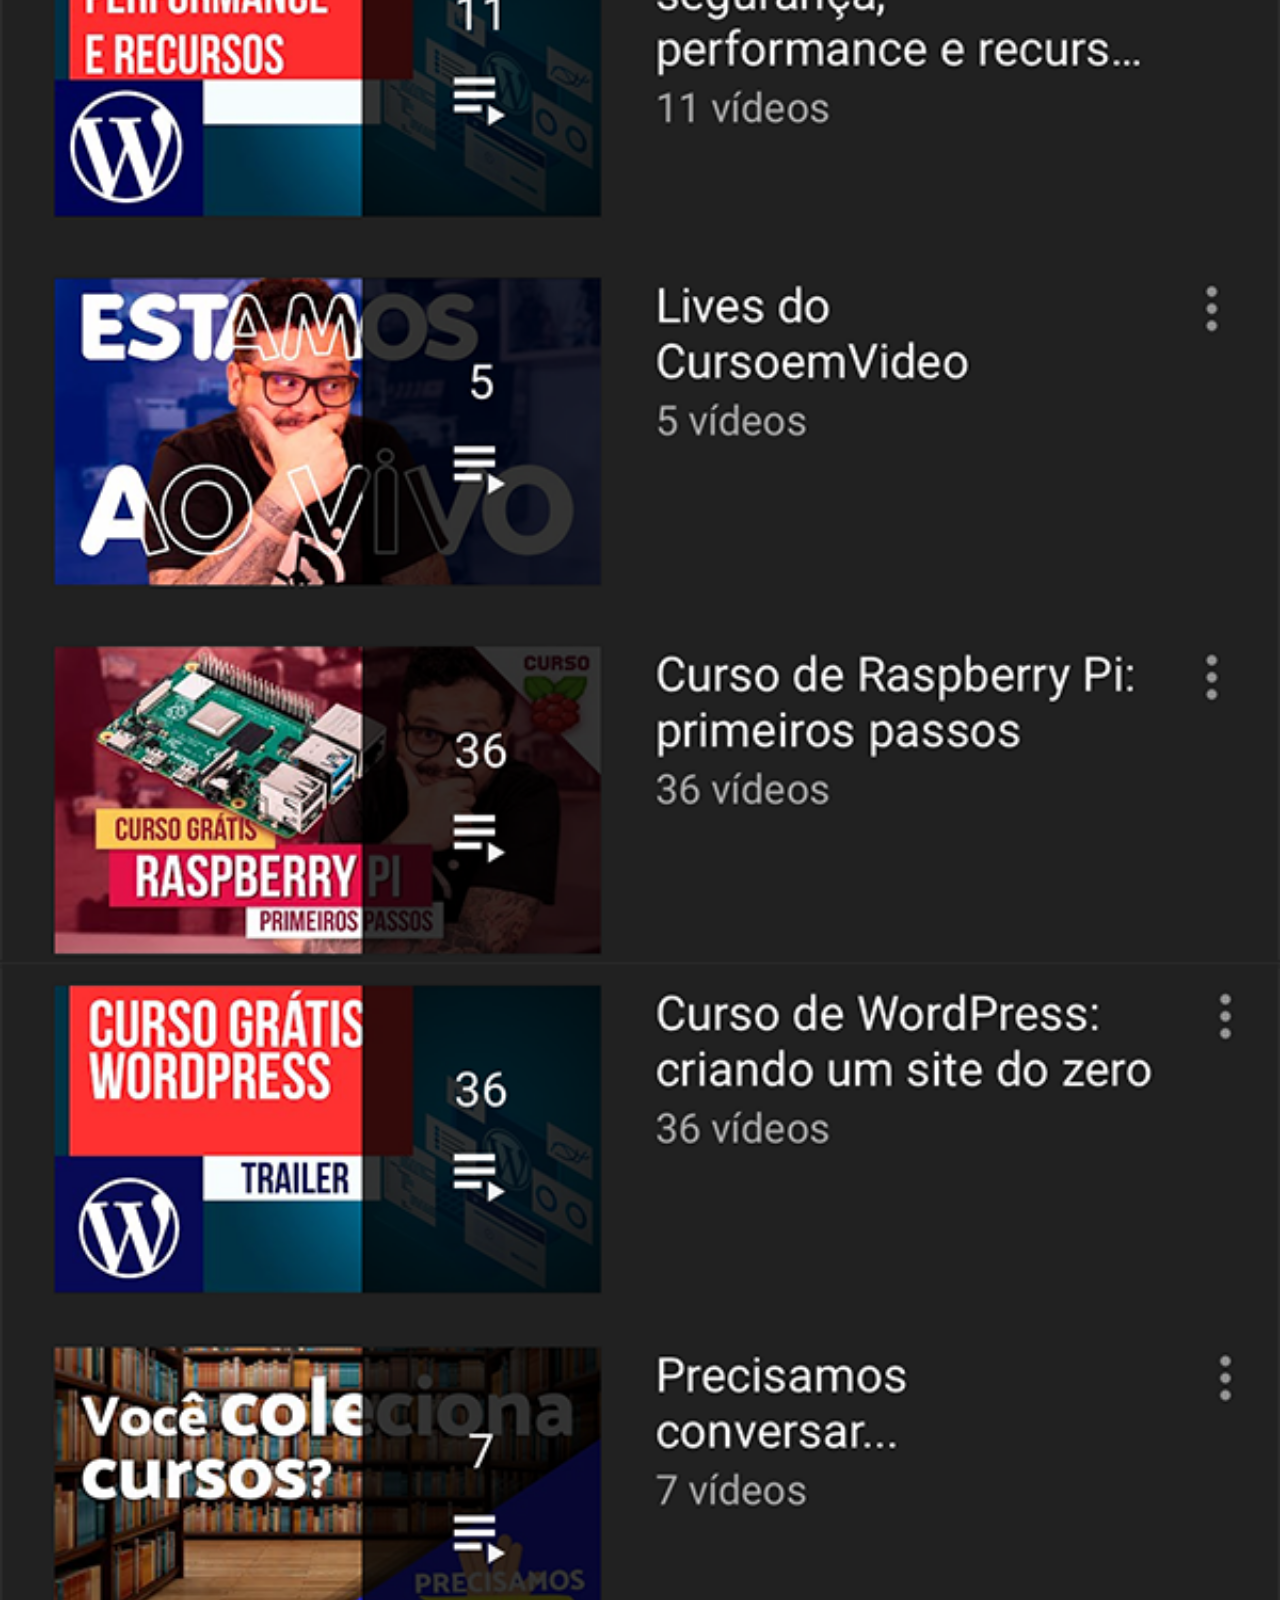
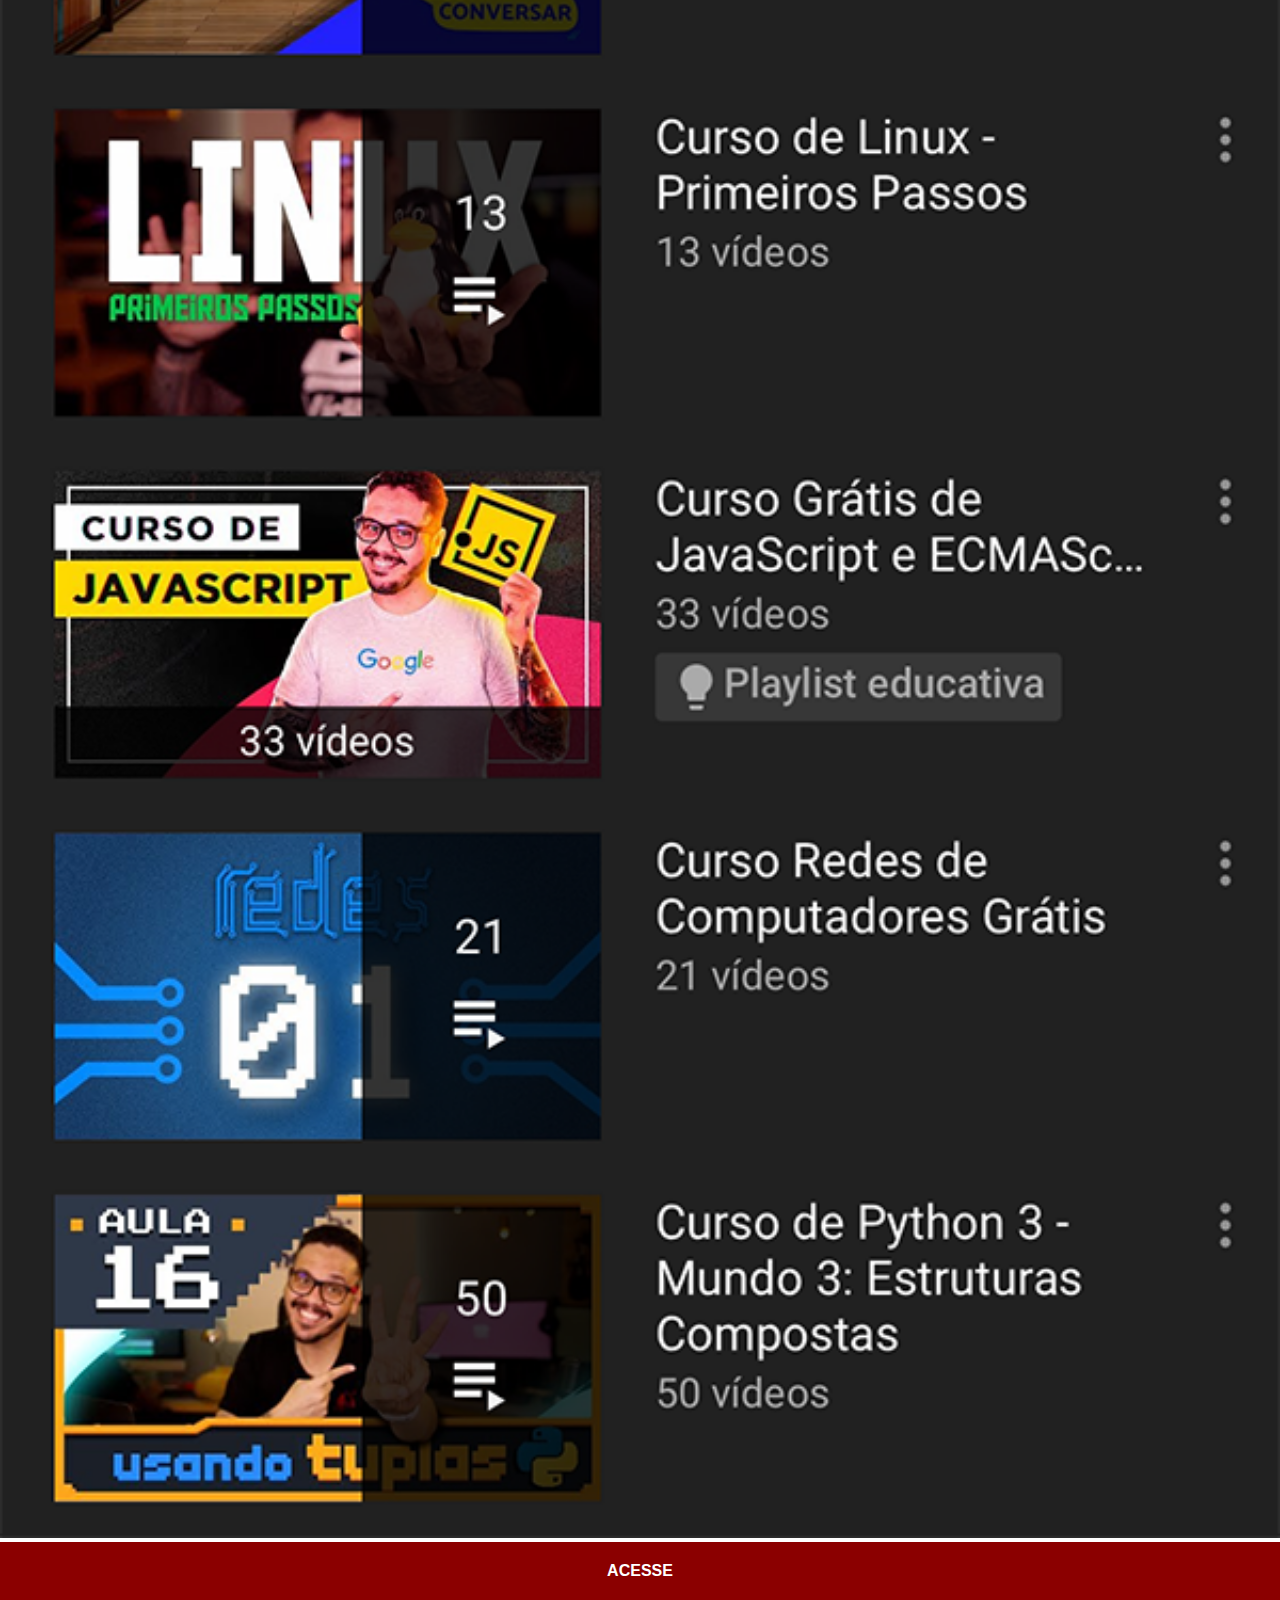
<file: youtube.html>
<!DOCTYPE html>
<html lang="pt-br">
<head>
    <meta charset="UTF-8">
    <meta http-equiv="X-UA-Compatible" content="IE=edge">
    <meta name="viewport" content="width=device-width, initial-scale=1.0">
    <title>YouTuber</title>
    <link rel="stylesheet" href="estilos/socialstyle.css">
</head>
<body>
    <img src="imagens/tela-youtube.png" alt="YouTube">
    <a href="https://www.youtube.com/@CursoemVideo/playlists" alt="YouTube" target="_blank">ACESSE</a>
</body>
</html>
</file>
<file: stilos/style.css>
@charset "UTF-8";

* {
    margin: 0px;
    padding: 0px;
    font-family: Arial, Helvetica, sans-serif;
}

html, body {
    height: 100vh;
    width: 100vw;
    background-color: black;
}

body {
    background: url('../imagens/fundo-madeira.jpg') no-repeat top center;
    background-size: cover;
    background-attachment: fixed;
}

main {
    position: relative;
    height: 100vh;
}

section#telefone {
    position: absolute;
    top: 50%;
    left: 50%;
    transform: translate(-50%, -50%);
    height: 627px;
    width: 311px;
    background: url('../imagens/frame-iphone.png') no-repeat;
}

iframe#tela {
    position: relative;
    top: 80px;
    left: 22px;
    width: 267px;
    height: 471px;
}

section#redes-sociais {
    text-align: right;
}

section#redes-sociais img {
    width: 40px;
    margin: 5px;
    border-radius: 50%;
    box-shadow: 2px 2px 5px rgba(0, 0, 0, 0.438);
    box-sizing: border-box;

}

section#redes-sociais img:hover {
    border: 2px solid cyan;
    transform: translate(-3px, -3px);
    box-shadow: 5px 5px 10px black;
    transition: transform -3s;
}
</file>
<file: estilos/social.css>
@charset "UTF-8";

* {
    margin:0px;
    padding: 0px;
    font-family: Arial, Helvetica, sans-serif;
}
::-webkit-scrollbar {
    width: 0px;
    height: 0px;
}
img {
    width: 100vw;
}

a {
    display: block;
    background-color: darkred;
    color: white;
    padding: 20px;
    text-align: center;
    font-weight: bolder;
    text-decoration: none;
}

a:hover {
    background-color: red;
}
</file>
<file: estilos/socialstyle.css>
@charset "UTF-8";

* {
    margin:0px;
    padding: 0px;
    font-family: Arial, Helvetica, sans-serif;
}
::-webkit-scrollbar {
    width: 0px;
    height: 0px;
}
img {
    width: 100vw;
}

a {
    display: block;
    background-color: darkred;
    color: white;
    padding: 20px;
    text-align: center;
    font-weight: bolder;

    text-decoration: none;
}

a:hover {
    background-color: red;
}
</file>
